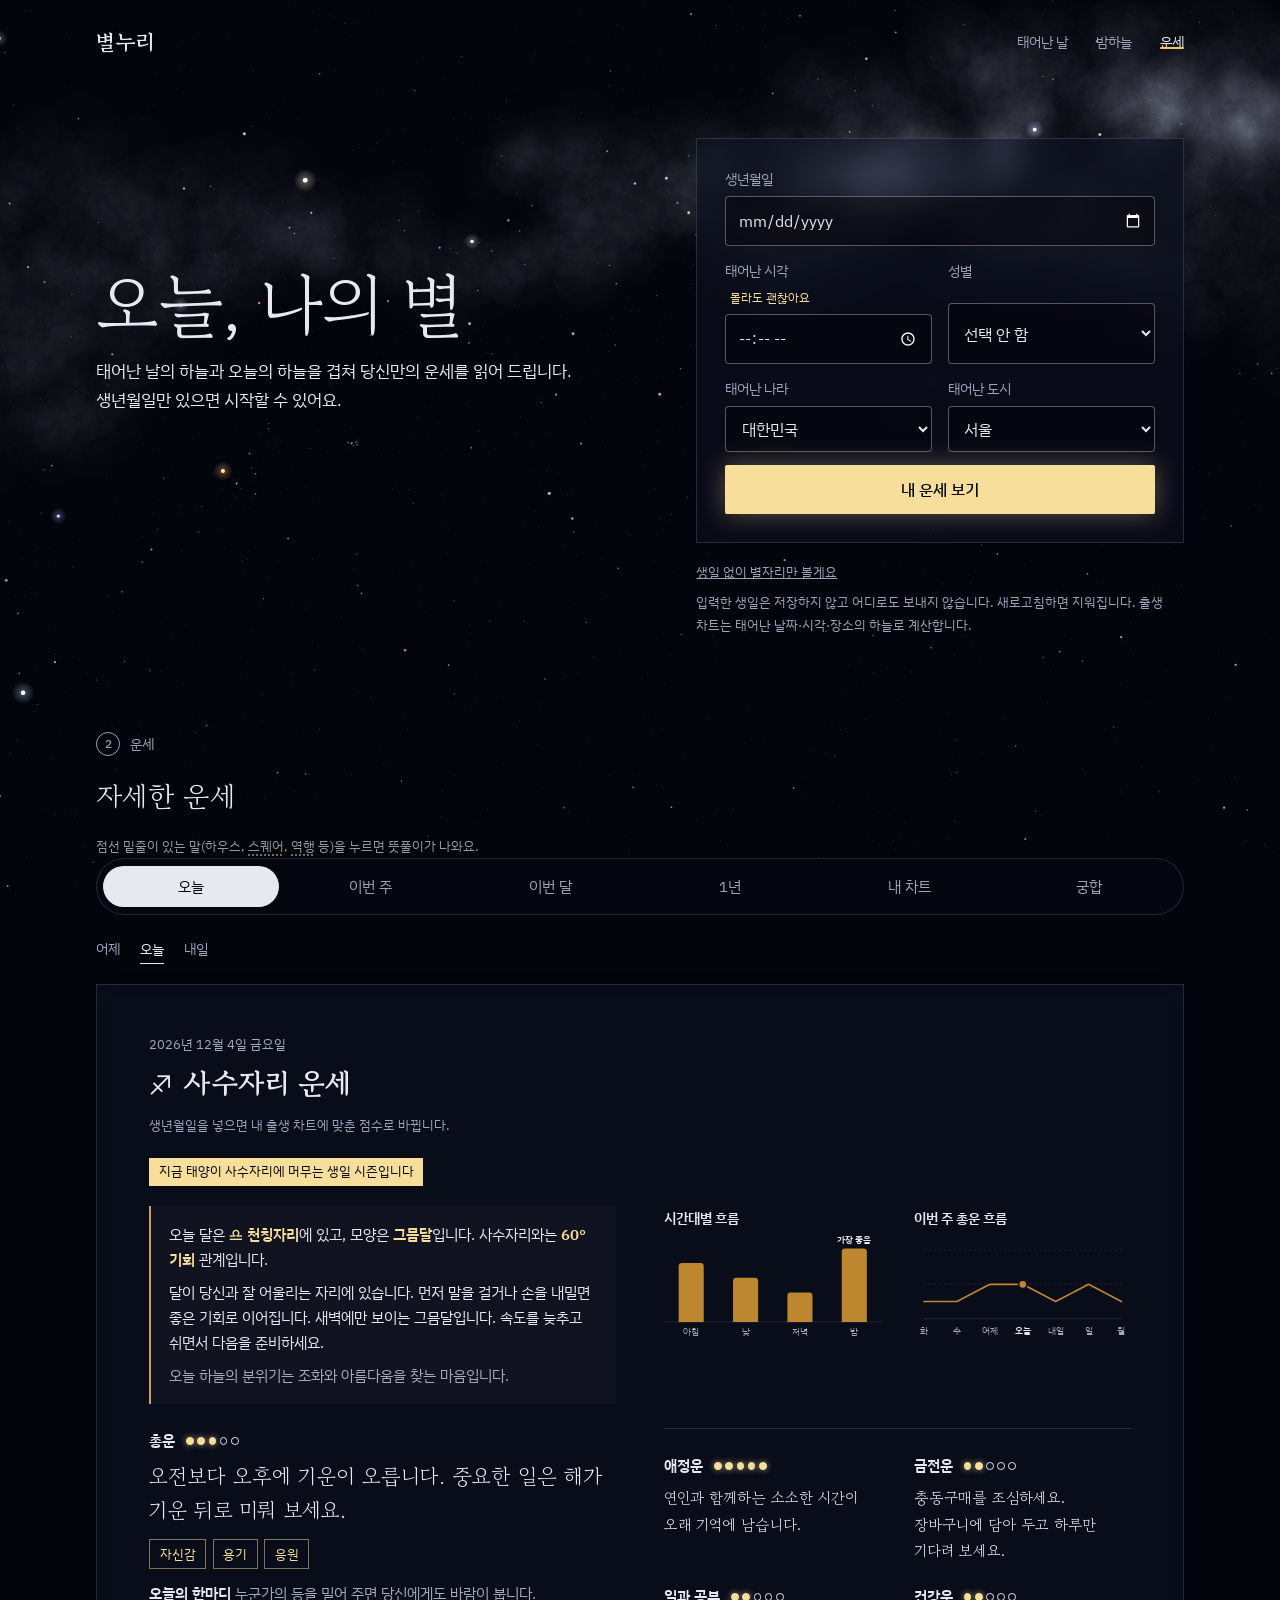
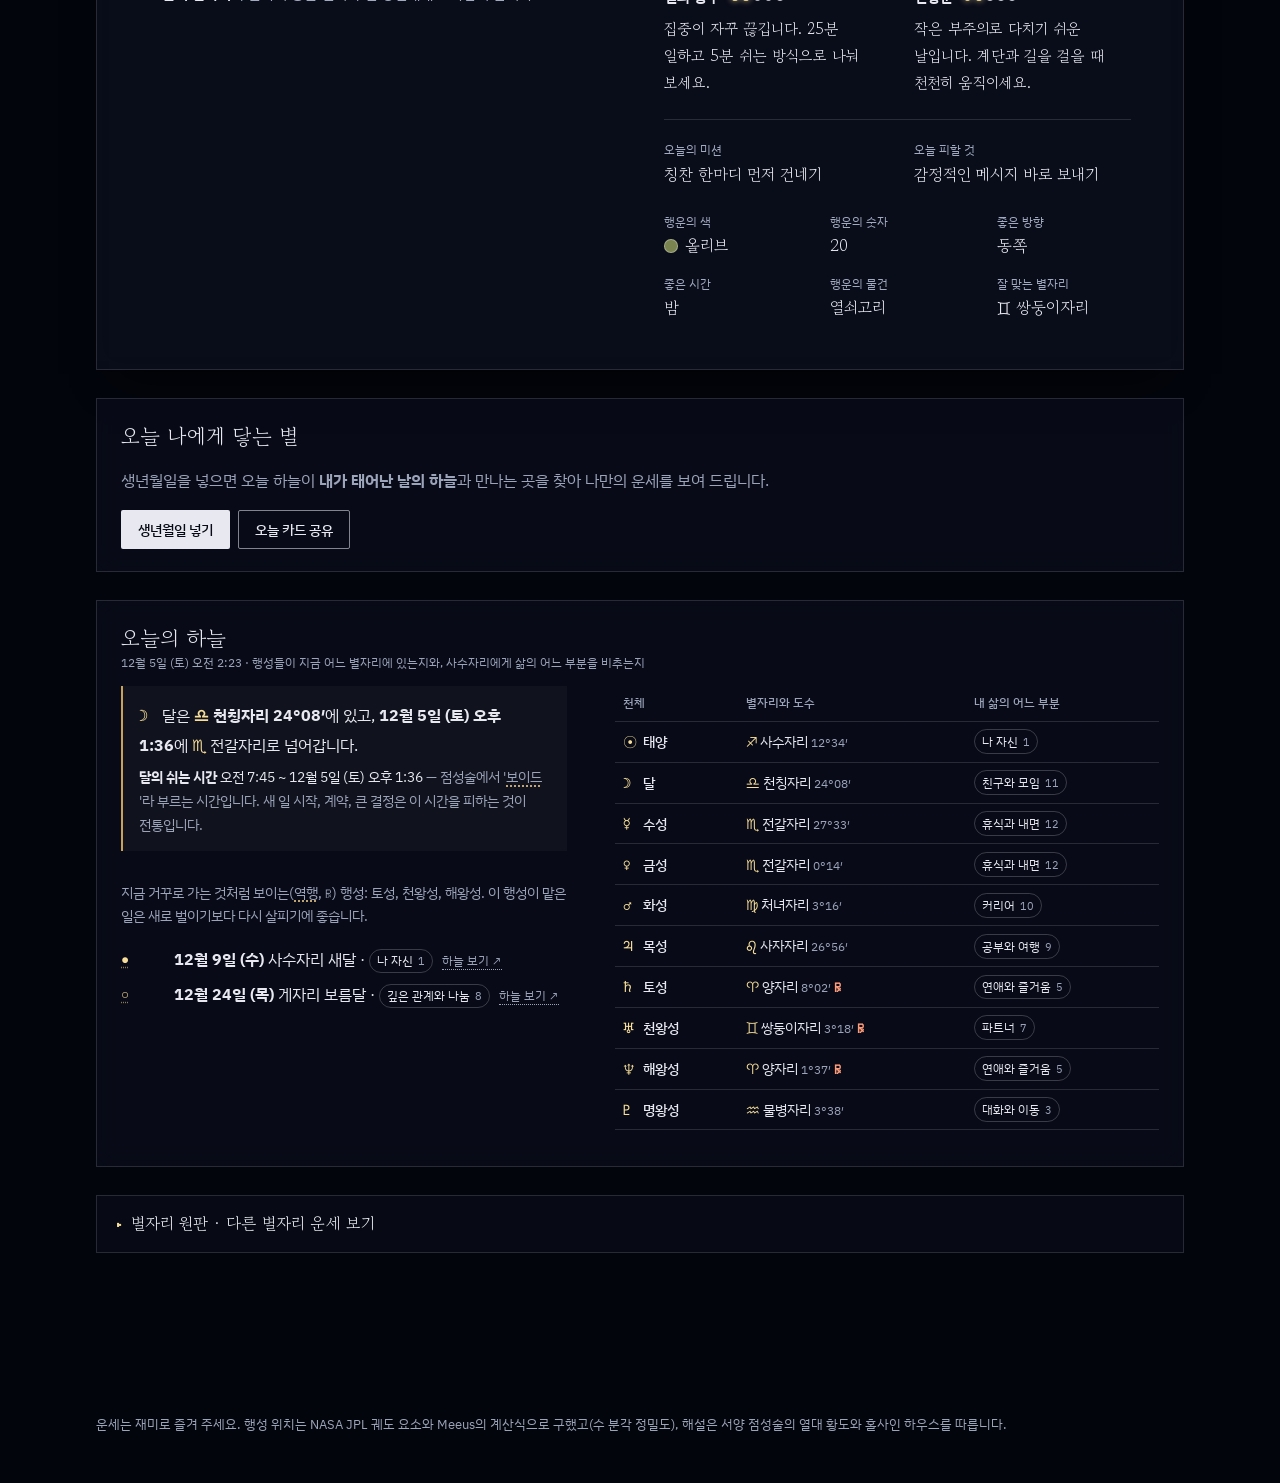
<file: zodiac.html>
<!doctype html>
<html lang="ko">
<head>
  <meta charset="utf-8">
  <meta name="viewport" content="width=device-width, initial-scale=1, viewport-fit=cover">
  <meta name="theme-color" content="#03050C">
  <title>오늘의 별자리 운세 — 별누리</title>
  <meta name="description" content="회전 성좌판으로 황도 12궁을 한눈에 보고, 내 별자리의 오늘 운세를 확인하세요.">
  <link rel="preconnect" href="https://fonts.googleapis.com">
  <link rel="preconnect" href="https://fonts.gstatic.com" crossorigin>
  <link href="https://fonts.googleapis.com/css2?family=Gowun+Batang:wght@400;700&family=IBM+Plex+Sans+KR:wght@400;500;600&display=swap" rel="stylesheet">
  <link href="https://fonts.googleapis.com/css2?family=Noto+Sans+Symbols&display=swap" rel="stylesheet">
  <link rel="stylesheet" href="css/style.css?v=202611180220">
</head>
<body>
  <canvas id="backdrop" aria-hidden="true"></canvas>
  <header class="site-head">
    <a class="brand" href="index.html">별누리</a>
    <nav class="rooms" aria-label="메뉴">
      <a href="index.html">태어난 날</a>
      <a href="index.html?go=sky">밤하늘</a>
      <a href="#reading" aria-current="page">운세</a>
    </nav>
  </header>

  <main>
    <section class="hero" id="hero" aria-labelledby="hero-title">
      <div class="hero-start" id="hero-start">
        <h1 class="show-title hero-title" id="hero-title">오늘, 나의 별</h1>
        <p class="show-text">태어난 날의 하늘과 오늘의 하늘을 겹쳐 당신만의 운세를 읽어 드립니다. 생년월일만 있으면 시작할 수 있어요.</p>
        <form class="start-form" id="start-form">
          <label class="sf-date">생년월일 <input type="date" id="start-date" required></label>
          <label>태어난 시각 <span class="opt">몰라도 괜찮아요</span><input type="time" id="start-time"></label>
          <label>성별 <select id="start-gender"><option value="">선택 안 함</option><option value="f">여자</option><option value="m">남자</option></select></label>
          <label>태어난 나라 <select id="start-country"></select></label>
          <label>태어난 도시 <select id="start-city"></select></label>
          <button type="submit" class="btn btn-star">내 운세 보기</button>
        </form>
        <p class="hero-skip"><button type="button" class="link-btn" id="skip-start">생일 없이 별자리만 볼게요</button></p>
        <p class="show-meta">입력한 생일은 저장하지 않고 어디로도 보내지 않습니다. 새로고침하면 지워집니다. 출생 차트는 태어난 날짜·시각·장소의 하늘로 계산합니다.</p>
      </div>
      <div class="hero-me" id="hero-me" hidden></div>
    </section>

    <section class="room room-reading" id="reading" aria-labelledby="reading-title">
      <p class="room-sign"><span class="room-no">2</span>운세</p>
      <h2 class="room-title" id="reading-title">자세한 운세</h2>
      <p class="term-hint">점선 밑줄이 있는 말(하우스, 스퀘어, 역행 등)을 누르면 뜻풀이가 나와요.</p>


      <div class="pro-tabs" role="tablist" aria-label="운세 종류">
        <button type="button" role="tab" class="pro-tab" data-tab="today" aria-selected="true">오늘</button>
        <button type="button" role="tab" class="pro-tab" data-tab="week" aria-selected="false">이번 주</button>
        <button type="button" role="tab" class="pro-tab" data-tab="month" aria-selected="false">이번 달</button>
        <button type="button" role="tab" class="pro-tab" data-tab="year" aria-selected="false">1년</button>
        <button type="button" role="tab" class="pro-tab" data-tab="chart" aria-selected="false">내 차트</button>
        <button type="button" role="tab" class="pro-tab" data-tab="compat" aria-selected="false">궁합</button>
      </div>
      <div class="pro-panel" data-panel="today">
        <div class="today-bar">
          <div class="basis" id="basis" hidden></div>
          <div class="reading-tools">
            <div class="day-tabs" role="group" aria-label="날짜 선택">
              <button type="button" class="day-tab" data-offset="-1">어제</button>
              <button type="button" class="day-tab" data-offset="0">오늘</button>
              <button type="button" class="day-tab" data-offset="1">내일</button>
            </div>
          </div>
        </div>
        <article class="sheet" id="reading-out" aria-live="polite"></article>
        <section class="pro-box" id="transits"></section>
        <section class="pro-box" id="sky-now"></section>
          <details class="plate-more" id="plate-more">
          <summary>별자리 원판 · 다른 별자리 운세 보기</summary>
          <div class="reading-plate">
            <div class="hang">
              <figure class="artwork">
                <div class="frame frame-round">
                  <canvas id="wheel" tabindex="0"
                    aria-label="황도 12궁 회전 성좌판. 좌우 화살표로 별자리를 옮기고, Home 키로 오늘 날짜로 돌아갑니다."></canvas>
                </div>
                <figcaption class="artwork-hint">원판을 끌어 돌리거나 별자리를 눌러 내 별자리를 고르세요. 위쪽 지침이 가리키는 별자리의 운세가 아래에 나옵니다.</figcaption>
              </figure>
    
              <aside class="label" aria-live="polite">
                <p class="label-kicker" id="plate-date"></p>
                <h2 class="label-title" id="plate-name"></h2>
                <p class="label-sub" id="plate-latin"></p>
                <dl class="label-facts">
                  <div><dt>기간</dt><dd id="plate-range"></dd></div>
                  <div><dt>원소</dt><dd id="plate-element"></dd></div>
                  <div><dt>수호성</dt><dd id="plate-planet"></dd></div>
                  <div><dt>키워드</dt><dd id="plate-keyword"></dd></div>
                </dl>
                <p class="label-body" id="plate-traits"></p>
                <p class="label-note" id="plate-myth"></p>
                <div class="label-actions">
                  <button type="button" class="btn btn-ink" id="plate-cta">이 별자리 운세 보기</button>
                  <a class="btn btn-line" id="plate-sky" href="index.html">밤하늘에서 찾기</a>
                  <button type="button" class="btn btn-line" id="plate-today" hidden>오늘 날짜로 돌리기</button>
                </div>
              </aside>
            </div>
          </div>
        </details>
      </div>
      <div class="pro-panel" data-panel="week" hidden><section class="pro-box" id="week-out"></section></div>
      <div class="pro-panel" data-panel="month" hidden><section class="pro-box" id="month-out"></section></div>
      <div class="pro-panel" data-panel="year" hidden><section class="pro-box" id="year-out"></section></div>
      <div class="pro-panel" data-panel="chart" hidden>
        <section class="chart-card" aria-labelledby="chart-title">
          <div class="chart-card-head">
            <h3 id="chart-title">내 별 지도</h3>
            <p>태어난 순간 태양, 달, 동쪽 지평선이 있던 별자리를 계산합니다. 시각을 모르면 상승궁은 비워 둡니다.</p>
          </div>
          <p class="chart-empty" id="chart-empty">생년월일을 입력하면 내 별 지도가 만들어져요. <button type="button" class="btn btn-ink" data-go-start>생년월일 넣기</button></p>
          <form class="chart-form" id="chart-form" hidden>
            <label>생년월일 <input type="date" id="birth-date" required></label>
            <label>태어난 시각 <input type="time" id="birth-time"></label>
            <label>성별 <select id="birth-gender"><option value="">선택 안 함</option><option value="f">여자</option><option value="m">남자</option></select></label>
            <label>태어난 나라 <select id="birth-country"></select></label>
            <label>태어난 도시 <select id="birth-city"></select></label>
            <button type="submit" class="btn btn-ink">별 지도 만들기</button>
          </form>
          <div class="chart-result" id="chart-result" hidden></div>
        </section>
        </div>
      <div class="pro-panel" data-panel="compat" hidden>
        <section class="compat" aria-labelledby="compat-title">
          <h3 id="compat-title">별자리 궁합</h3>
          <p class="cards-intro">두 사람이 태어난 순간의 하늘을 겹쳐, 행성끼리 이루는 각도(시너스트리)로 끌림·대화·정서·책임·성장을 봅니다. 시각을 알면 상승점까지 봅니다.</p>
          <form class="chart-form" id="compat-form">
            <label>나의 생일 <input type="date" id="compat-me" required></label>
            <label>나의 태어난 시각 <input type="time" id="compat-me-time"></label>
            <label>나의 태어난 나라 <select id="compat-me-country"></select></label>
            <label>나의 태어난 도시 <select id="compat-me-city"></select></label>
            <label>상대의 생일 <input type="date" id="compat-you" required></label>
            <label>상대의 태어난 시각 <input type="time" id="compat-you-time"></label>
            <label>상대의 태어난 나라 <select id="compat-you-country"></select></label>
            <label>상대의 태어난 도시 <select id="compat-you-city"></select></label>
            <button type="submit" class="btn btn-ink">궁합 보기</button>
          </form>
          <div class="compat-out" id="compat-out" hidden aria-live="polite"></div>
        </section>
        </div>
    </section>
  </main>

  <footer class="site-foot">
    <p>운세는 재미로 즐겨 주세요. 행성 위치는 NASA JPL 궤도 요소와 Meeus의 계산식으로 구했고(수 분각 정밀도), 해설은 서양 점성술의 열대 황도와 홀사인 하우스를 따릅니다.</p>
  </footer>

  <script src="js/data.js?v=202611180220"></script>
  <script src="js/sky-data.js?v=202611180220"></script>
  <script src="js/sky-ko.js?v=202611180220"></script>
  <script src="js/astro.js?v=202611180220"></script>
  <script src="js/milkyway-data.js?v=202611180220"></script>
  <script src="js/milkyway.js?v=202611180220"></script>
  <script src="js/wheel.js?v=202611180220"></script>
  <script src="js/astrology.js?v=202611180220"></script>
  <script src="js/fortune.js?v=202611180220"></script>
  <script src="js/places-data.js?v=202611180220"></script>
  <script src="js/places.js?v=202611180220"></script>
  <script src="js/ephemeris.js?v=202611180220"></script>
  <script src="js/astro-text.js?v=202611180220"></script>
  <script src="js/charts.js?v=202611180220"></script>
  <script src="js/share.js?v=202611180220"></script>
  <script src="js/stars-data.js?v=202611180220"></script>
  <script src="js/pro.js?v=202611180220"></script>
  <script src="js/main.js?v=202611180220"></script>
  <script src="js/backdrop.js?v=202611180220"></script>
  <script src="js/glossary.js?v=202611180220"></script>
</body>
</html>
</file>
<file: css/style.css>
/* 별누리 — 우주 속 전시장
 * 벽 대신 실제 밤하늘(배경 캔버스)이 있고, 작품은 얇은 액자에 걸려 떠 있다. 설명판은 반투명 유리.
 */
:root {
  --wall: #070B18;
  --wall-deep: #03050C;
  --wall-ink: #E8E9F0;
  --wall-muted: #9CA4BA;
  --frame: #0B0E17;
  --mat: #060912;
  --paper: rgba(14, 18, 34, 0.62);
  --solid: #E8E9F0;
  --on-solid: #070A14;
  --ink: #E8E9F0;
  --ink-muted: #A3AAC0;
  --hair: rgba(232, 233, 240, 0.14);
  --brass: #C8A15A;
  --brass-light: #F7DE9A;

  --serif: "Gowun Batang", "Noto Sans Symbols", "Nanum Myeongjo", serif;
  --sans: "IBM Plex Sans KR", "Noto Sans Symbols", "Apple SD Gothic Neo", "Malgun Gothic", sans-serif;
  --glyph: "Noto Sans Symbols", "Segoe UI Symbol", "Apple Symbols", sans-serif;

  --step--1: 0.8125rem;
  --step-0: 1rem;
  --step-1: 1.333rem;
  --step-2: 1.777rem;
  --step-3: clamp(2.6rem, 7vw, 5.6rem);

  --gutter: clamp(1.25rem, 5vw, 4.5rem);
}

* { box-sizing: border-box; }
html { scroll-padding-top: 2rem; background: var(--wall-deep); overflow-x: hidden; }
body {
  margin: 0;
  background: transparent;
  color: var(--wall-ink);
  font-family: var(--sans);
  font-size: var(--step-0);
  line-height: 1.7;
  word-break: keep-all;
  min-height: 100vh;
}
a { color: inherit; }
 #backdrop { position: fixed; inset: 0; width: 100%; height: 100%; z-index: -2; pointer-events: none; }
:focus-visible { outline: 2px solid var(--brass-light); outline-offset: 3px; }

/* ---------- 안내판 ---------- */
.site-head {
  display: flex; justify-content: space-between; align-items: center; flex-wrap: wrap; gap: 1rem;
  padding: 1.5rem var(--gutter);
}
.brand { font-family: var(--serif); font-weight: 700; font-size: var(--step-1); text-decoration: none; letter-spacing: 0.02em; }
.rooms { display: flex; gap: 1.75rem; font-size: 0.9rem; }
.rooms a { display: inline-flex; align-items: center; gap: 0.5rem; text-decoration: none; color: var(--wall-muted); }
.rooms a:hover, .rooms a[aria-current="page"] { color: var(--wall-ink); }
.room-no {
  display: inline-grid; place-items: center;
  width: 1.5rem; height: 1.5rem; border-radius: 50%;
  border: 1px solid currentColor; font-size: 0.75rem; font-weight: 500;
}

/* ---------- 입구 벽글 ---------- */
.entrance { padding: clamp(3rem, 10vh, 7rem) var(--gutter) clamp(3rem, 8vh, 5rem); max-width: 60rem; }
.show-title {
  margin: 0;
  font-family: var(--serif); font-weight: 400;
  font-size: var(--step-3); line-height: 1.05; letter-spacing: -0.035em;
}
.show-text { margin: 1.75rem 0 0; max-width: 36rem; font-size: 1.05rem; color: var(--wall-ink); }
.show-meta { margin: 1rem 0 0; color: var(--wall-muted); font-size: var(--step--1); }

/* ---------- 전시실 ---------- */
.room {
  position: relative;
  padding: 3.5rem var(--gutter) 6rem;
}
.room + .room { border-top: 1px solid rgba(232, 233, 240, 0.08); }
.room-sign {
  display: flex; align-items: center; gap: 0.6rem;
  margin: 0 0 2.5rem; font-size: 0.9rem; color: var(--wall-muted);
}

.hang {
  display: grid;
  grid-template-columns: minmax(0, auto) minmax(17rem, 25rem);
  gap: clamp(2rem, 5vw, 5rem);
  align-items: end;
  justify-content: start;
  max-width: 82rem;
}

/* 액자: 검은 테 + 미색 매트. 작품 뒤 벽에 핀 조명이 맺힌다 */
.artwork, .picker { position: relative; isolation: isolate; margin: 0; }
.picker::before {
  content: ""; position: absolute; z-index: -1; pointer-events: none;
  inset: -7rem -9rem -3rem;
  background: radial-gradient(ellipse 55% 60% at 50% 22%, rgba(150, 170, 255, 0.07), rgba(150, 170, 255, 0) 72%);
}
.frame {
  position: relative;
  background: var(--mat);
  padding: clamp(0.9rem, 3.2vw, 3rem);
  border: clamp(6px, 0.8vw, 11px) solid var(--frame);
  box-shadow:
    0 0 0 1px rgba(232, 233, 240, 0.16),
    inset 0 0 0 1px rgba(232, 233, 240, 0.06),
    0 40px 80px -30px rgba(0, 0, 0, 0.9);
}
#wheel {
  display: block;
  width: min(72vw, calc(100vh - 14rem), 44rem);
  aspect-ratio: 1;
  cursor: grab; touch-action: none; border-radius: 50%;
}
#wheel.is-dragging { cursor: grabbing; }
.artwork-hint { margin-top: 1.1rem; max-width: 34rem; color: var(--wall-muted); font-size: var(--step--1); }

/* 작품 설명판 */
.label, .sheet {
  -webkit-backdrop-filter: blur(14px) saturate(1.2);
  backdrop-filter: blur(14px) saturate(1.2);
  border: 1px solid var(--hair);
}
.label {
  background: var(--paper);
  color: var(--ink);
  padding: 1.6rem 1.75rem 1.75rem;
  box-shadow: 0 1px 2px rgba(0, 0, 0, 0.3), 0 8px 18px -8px rgba(0, 0, 0, 0.45);
}
.label-kicker { margin: 0; font-size: var(--step--1); color: var(--ink-muted); }
.label-title { margin: 0.2rem 0 0; font-family: var(--serif); font-weight: 700; font-size: var(--step-2); line-height: 1.2; }
.label-title-small { font-size: var(--step-1); }
.label-sub { margin: 0.1rem 0 1.1rem; font-family: var(--serif); font-style: italic; color: var(--ink-muted); }
.label-facts {
  display: grid; grid-template-columns: repeat(2, minmax(0, 1fr)); gap: 0.6rem 1.25rem;
  margin: 0 0 1.1rem; padding: 0.9rem 0; border-block: 1px solid var(--hair);
  font-size: 0.9rem;
}
.label-facts dt { font-size: 0.75rem; color: var(--ink-muted); }
.label-facts dd { margin: 0; }
.label-body { margin: 0 0 0.8rem; font-family: var(--serif); font-size: 0.98rem; line-height: 1.8; }
.label-note { margin: 0 0 1.25rem; font-size: 0.85rem; color: var(--ink-muted); }
.label-actions { display: flex; flex-wrap: wrap; gap: 0.5rem; }

/* 버튼 */
.btn {
  display: inline-flex; align-items: center; justify-content: center;
  font-family: var(--sans); font-size: 0.875rem; font-weight: 500;
  padding: 0.55rem 1rem; border-radius: 2px; cursor: pointer;
  text-decoration: none; border: 1px solid transparent; line-height: 1.4;
}
.btn[hidden] { display: none; }
.btn-ink { background: var(--solid); color: var(--on-solid); }
.btn-ink:hover { background: #FFFFFF; }
.btn-line { background: transparent; color: var(--ink); border-color: rgba(232, 233, 240, 0.55); }
.btn-line:hover { background: rgba(255, 255, 255, 0.06); }
.btn-light { background: var(--solid); color: var(--on-solid); }
.btn-light:hover { background: #FFFFFF; }
.btn-ghost { background: transparent; color: var(--wall-ink); border-color: rgba(228, 224, 214, 0.45); }
.btn-ghost:hover { border-color: var(--wall-ink); }

/* ---------- 3 운세: 살롱 걸기 ---------- */
.reading-intro { max-width: 40rem; margin-bottom: 2.5rem; }
.reading-intro h2 { margin: 0; font-family: var(--serif); font-weight: 400; font-size: var(--step-2); letter-spacing: -0.02em; }
.reading-intro p { margin: 0.6rem 0 0; color: var(--wall-muted); }

.picker {
  display: grid; grid-template-columns: repeat(6, minmax(0, 1fr));
  gap: 2rem 1.5rem; max-width: 64rem; margin-bottom: 2.75rem;
}
.pick {
  display: grid; justify-items: start; gap: 0.15rem;
  padding: 0; background: none; border: 0; cursor: pointer;
  color: var(--wall-ink); font-family: var(--sans); text-align: left;
}
.pick-frame {
  display: grid; place-items: center; width: 100%; aspect-ratio: 4 / 5; margin-bottom: 0.6rem;
  background: var(--mat);
  border: 5px solid var(--frame);
  box-shadow: 0 0 0 1px rgba(232, 233, 240, 0.14), 0 14px 22px -12px rgba(0, 0, 0, 0.8);
  transition: box-shadow 0.25s ease;
}
.pick-glyph {
  display: grid; place-items: center; width: 62%; aspect-ratio: 1; border-radius: 50%;
  background: radial-gradient(circle at 50% 45%, #1B2547 0%, #0A0F22 70%);
  box-shadow: 0 0 24px rgba(120, 140, 220, 0.18);
  color: var(--brass-light);
  font-family: var(--glyph); font-size: clamp(1.4rem, 3vw, 2.2rem);
}
.pick-name { font-family: var(--serif); font-size: 0.98rem; }
.pick-range { font-size: 0.7rem; color: var(--wall-muted); }
@media (hover: hover) { .pick:hover .pick-frame { box-shadow: inset 0 0 0 1px rgba(0, 0, 0, 0.06), 0 0 0 1px rgba(228, 224, 214, 0.5), 0 14px 22px -12px rgba(0, 0, 0, 0.7); } }
.pick[aria-checked="true"] .pick-frame {
  box-shadow: inset 0 0 0 1px rgba(0, 0, 0, 0.06), 0 0 0 2px var(--brass), 0 0 46px 6px rgba(255, 236, 200, 0.22);
}
.pick[aria-checked="true"] .pick-name { color: var(--brass-light); }

.reading-tools { display: flex; flex-wrap: wrap; align-items: center; gap: 1.25rem 2.5rem; margin-bottom: 2.75rem; }
.finder { display: flex; flex-wrap: wrap; align-items: center; gap: 0.5rem 0.9rem; font-size: 0.9rem; }
input[type="date"], select {
  font: inherit; font-size: 0.9rem; color: var(--wall-ink); color-scheme: dark;
  background: rgba(0, 0, 0, 0.22); border: 1px solid rgba(228, 224, 214, 0.35);
  border-radius: 2px; padding: 0.45rem 0.65rem;
}
.finder-result { margin: 0; color: var(--brass-light); }

.day-tabs { display: inline-flex; gap: 1.25rem; }
.day-tab {
  font-family: var(--sans); font-size: 0.9rem; background: none; border: 0; cursor: pointer;
  color: var(--wall-muted); padding: 0.3rem 0; border-bottom: 1px solid transparent;
}
.day-tab[aria-pressed="true"] { color: var(--wall-ink); border-bottom-color: var(--wall-ink); }

/* 운세 해설지 */
.sheet {
  max-width: 46rem;
  background: var(--paper); color: var(--ink);
  padding: clamp(1.75rem, 4vw, 3rem) clamp(1.5rem, 4.5vw, 3.25rem);
  box-shadow: 0 1px 2px rgba(0, 0, 0, 0.3), 0 26px 40px -22px rgba(0, 0, 0, 0.7);
}
.r-date { margin: 0; font-size: var(--step--1); color: var(--ink-muted); }
.r-sign { margin: 0.15rem 0 1.5rem; font-family: var(--serif); font-size: var(--step-2); font-weight: 700; }
.r-sign span { font-family: var(--glyph); font-weight: 400; margin-right: 0.15em; }
.sheet h4 { display: flex; align-items: center; gap: 0.7rem; margin: 0 0 0.35rem; font-size: 0.95rem; font-weight: 600; }
.r-overall { padding-bottom: 1.5rem; }
.r-overall p:first-of-type { font-family: var(--serif); font-size: var(--step-1); line-height: 1.6; margin: 0.25rem 0 0.75rem; }
.r-advice { margin: 0; color: var(--ink-muted); font-size: 0.92rem; }
.r-advice::before { content: "오늘의 한마디  "; color: var(--ink); font-weight: 600; }
.r-cats {
  display: grid; grid-template-columns: repeat(3, minmax(0, 1fr)); gap: 1.25rem 2rem;
  padding: 1.5rem 0; border-block: 1px solid var(--hair);
}
.r-cat p { margin: 0; font-family: var(--serif); font-size: 0.95rem; line-height: 1.75; }
.marks { display: inline-flex; gap: 0.22rem; }
.mark { width: 0.48rem; height: 0.48rem; border-radius: 50%; border: 1px solid var(--ink); }
.mark.on { background: var(--brass-light); border-color: var(--brass-light); box-shadow: 0 0 6px rgba(247, 222, 154, 0.6); }
.r-lucky { display: grid; grid-template-columns: repeat(3, minmax(0, 1fr)); gap: 0.9rem 2rem; margin: 1.5rem 0 0; }
.r-lucky dt { font-size: 0.75rem; color: var(--ink-muted); }
.r-lucky dd { margin: 0; display: flex; align-items: center; gap: 0.45rem; font-family: var(--serif); }
.swatch { width: 0.85rem; height: 0.85rem; border-radius: 50%; border: 1px solid rgba(255, 255, 255, 0.3); }

/* ---------- 2 밤하늘: 화면을 채우는 무대 ---------- */
.page-sky { background: #02030A; }
.page-sky .site-head { position: absolute; inset: 0 0 auto 0; z-index: 5; pointer-events: none; }
.page-sky .site-head a { pointer-events: auto; }
.room-sky { position: relative; display: block; }
.stage {
  position: relative; height: 100vh; height: 100dvh; min-height: 30rem;
  overflow: hidden; background: #02030A;
}
.stage-view { position: absolute; inset: 0; }
.stage-view[hidden] { display: none; }
.stage-view .gl, .stage-view .gl-overlay { position: absolute; inset: 0; width: 100%; height: 100%; display: block; }
.stage-view .gl-overlay { touch-action: none; cursor: move; }
.stage-dome { display: grid; place-items: center; padding: 5rem 1rem 4rem; }
#dome { width: min(100%, calc(100dvh - 9rem)); aspect-ratio: 1; touch-action: none; cursor: crosshair; }

.view-tabs {
  position: absolute; z-index: 4; top: 5.2rem; left: var(--gutter);
  display: inline-flex; padding: 0.25rem; gap: 0.25rem;
  background: rgba(10, 14, 28, 0.55); border: 1px solid var(--hair);
  -webkit-backdrop-filter: blur(10px); backdrop-filter: blur(10px);
}
.view-tab {
  font-family: var(--sans); font-size: 0.85rem; padding: 0.4rem 0.85rem; cursor: pointer; white-space: nowrap;
  background: none; border: 0; color: var(--wall-muted);
}
.view-tab[aria-selected="true"] { background: var(--solid); color: var(--on-solid); }

.compass, .zoom {
  position: absolute; z-index: 4; bottom: 1.25rem; display: flex; gap: 0.3rem;
}
.compass, .space-pad { left: var(--gutter); }
.space-pad { position: absolute; z-index: 4; bottom: 1.25rem; display: flex; gap: 0.3rem; flex-wrap: wrap; max-width: calc(100% - 9rem); }
.space-pad[hidden] { display: none; }
.space-pad button {
  min-width: 2.25rem; height: 2.25rem; padding: 0 0.6rem; cursor: pointer;
  font-family: var(--sans); font-size: 0.85rem; color: var(--wall-ink);
  background: rgba(10, 14, 28, 0.55); border: 1px solid var(--hair);
  -webkit-backdrop-filter: blur(10px); backdrop-filter: blur(10px);
}
.space-pad button:hover { border-color: var(--wall-ink); }
.space-pad button[aria-pressed="true"] { background: var(--solid); color: var(--on-solid); }
.compass[hidden] { display: none; }
.zoom { right: calc(var(--console-w) + 2 * var(--gutter)); }
.compass button, .zoom button {
  min-width: 2.25rem; height: 2.25rem; padding: 0 0.6rem; cursor: pointer;
  font-family: var(--sans); font-size: 0.85rem; color: var(--wall-ink);
  background: rgba(10, 14, 28, 0.55); border: 1px solid var(--hair);
  -webkit-backdrop-filter: blur(10px); backdrop-filter: blur(10px);
}
.zoom button { font-size: 1.1rem; }
.compass button:hover, .zoom button:hover { border-color: var(--wall-ink); }

.stage-tip {
  position: absolute; z-index: 6; transform: translate(-50%, -160%);
  pointer-events: none; white-space: nowrap;
  background: rgba(10, 14, 28, 0.8); color: var(--wall-ink); border: 1px solid var(--hair);
  font-size: 0.8rem; padding: 0.25rem 0.6rem;
}
.stage-tip[hidden] { display: none; }
.stage-toast {
  position: absolute; z-index: 6; left: 50%; top: 9rem; transform: translate(-50%, -0.4rem);
  margin: 0; max-width: min(90%, 34rem); text-align: center;
  background: var(--solid); color: var(--on-solid); font-size: 0.88rem; padding: 0.55rem 1rem;
  opacity: 0; transition: opacity 0.25s ease, transform 0.25s ease; pointer-events: none;
}
.stage-toast.is-on { opacity: 1; transform: translate(-50%, 0); }
.stage-help {
  position: absolute; z-index: 3; bottom: 4.4rem; left: var(--gutter); margin: 0; max-width: 30rem;
  font-size: 0.8rem; color: var(--wall-muted); pointer-events: none;
  text-shadow: 0 1px 6px #000;
}

:root { --console-w: 24rem; }
.console {
  position: absolute; z-index: 4; top: 5.2rem; right: var(--gutter); bottom: 1.25rem;
  width: var(--console-w); overflow-y: auto; overscroll-behavior: contain;
  display: grid; align-content: start; gap: 1.25rem;
  padding: 1.5rem 1.5rem 1.75rem;
  background: rgba(10, 14, 28, 0.6); border: 1px solid var(--hair);
  -webkit-backdrop-filter: blur(16px) saturate(1.2); backdrop-filter: blur(16px) saturate(1.2);
  scrollbar-width: thin; scrollbar-color: rgba(232,233,240,0.25) transparent;
}
.console .room-sign { margin: 0; }
.console-title { margin: 0; font-family: var(--serif); font-weight: 400; font-size: var(--step-2); line-height: 1.2; letter-spacing: -0.02em; }
.btn-star {
  justify-self: start; padding: 0.7rem 1.1rem; font-size: 0.95rem;
  background: var(--brass-light); color: var(--on-solid); border: 0;
  box-shadow: 0 0 26px rgba(247, 222, 154, 0.35);
}
.btn-star:hover { background: #FFF0C4; }
.console-summary { margin: 0; color: var(--wall-muted); font-size: 0.9rem; }
.console .label { padding: 1.25rem 1.25rem 1.4rem; background: rgba(255, 255, 255, 0.04); }
.console-credit { margin: 0; font-size: 0.72rem; color: var(--wall-muted); }
.controls { display: grid; grid-template-columns: 1fr 1fr; gap: 0.9rem 1rem; }
.field { display: grid; gap: 0.35rem; font-size: 0.82rem; color: var(--wall-muted); min-width: 0; }
.field-wide { grid-column: 1 / -1; }
.field select, .field input[type="date"] { width: 100%; }
.field label output { color: var(--wall-ink); margin-left: 0.4rem; font-weight: 500; }
.field-row { display: flex; gap: 0.5rem; align-items: center; }
.field-row input[type="range"], .field > input[type="range"] { flex: 1; width: 100%; accent-color: var(--brass-light); }
.range-ticks { display: flex; justify-content: space-between; font-size: 0.7rem; color: var(--wall-muted); padding-right: 4rem; }

.mode-tabs { display: flex; gap: 1.5rem; border-bottom: 1px solid var(--hair); }
.mode-tab {
  background: none; border: 0; cursor: pointer; font-family: var(--serif); font-size: 1.05rem;
  color: var(--wall-muted); padding: 0.4rem 0 0.6rem; margin-bottom: -1px; border-bottom: 1px solid transparent;
}
.mode-tab[aria-selected="true"] { color: var(--wall-ink); border-bottom-color: var(--wall-ink); }
.mode-panel { display: grid; gap: 0.9rem; }
.mode-panel[hidden] { display: none; }
.toggles { display: flex; gap: 1.25rem; font-size: 0.9rem; }
.toggles input { accent-color: var(--brass-light); }
.panel-heading { margin: 0.25rem 0 0; font-size: 0.82rem; font-weight: 500; color: var(--wall-muted); }
.chips { display: flex; flex-wrap: wrap; gap: 0.35rem; font-size: 0.85rem; color: var(--wall-muted); }
.chip {
  font-family: var(--serif); font-size: 0.86rem; cursor: pointer;
  background: none; color: var(--wall-ink); border: 1px solid rgba(232, 233, 240, 0.25);
  padding: 0.18rem 0.55rem;
}
.chip:hover { border-color: var(--wall-ink); }
.chip.is-on { background: var(--solid); color: var(--on-solid); border-color: var(--solid); }
.discover-intro { margin: 0; font-size: 0.9rem; }
.progress { display: grid; gap: 0.4rem; }
.progress-bar { height: 3px; background: rgba(232, 233, 240, 0.15); }
.progress-bar span { display: block; height: 100%; width: 0; background: var(--brass-light); box-shadow: 0 0 10px var(--brass-light); transition: width 0.4s ease; }
.progress p { margin: 0; font-size: 0.85rem; color: var(--wall-muted); }
.discover-actions { display: flex; gap: 0.5rem; }
.hint-text { margin: 0; font-size: 0.9rem; color: var(--brass-light); }
.hint-text:empty { display: none; }
.detail[hidden] { display: none; }
.label-note:empty, .label-body:empty, .label-sub:empty { display: none; }
.search { display: flex; gap: 0.5rem; }
.search input {
  flex: 1; min-width: 0; font: inherit; font-size: 0.9rem; color: var(--wall-ink);
  background: rgba(0, 0, 0, 0.25); border: 1px solid rgba(232, 233, 240, 0.35); border-radius: 2px; padding: 0.5rem 0.7rem;
}
.search input::placeholder { color: var(--wall-muted); }
.star-detail { border-color: rgba(247, 222, 154, 0.4); }

/* ---------- 바닥글 ---------- */
.site-foot { padding: 2.5rem var(--gutter) 3rem; color: var(--wall-muted); font-size: var(--step--1); }
.site-foot p { margin: 0; }

/* ---------- 반응형 ---------- */
@media (max-width: 1100px) {
  .stage { height: 78vh; height: 78dvh; }
  .console { position: static; width: auto; margin: 0; border-left: 0; border-right: 0; overflow: visible; }
  .zoom { right: var(--gutter); }
  .stage-help { bottom: 4.2rem; }
}
@media (max-width: 900px) {
  .hang { grid-template-columns: 1fr; }
  #wheel { width: min(calc(100vw - 2 * var(--gutter) - 4rem), 36rem); }
  .picker { grid-template-columns: repeat(4, minmax(0, 1fr)); }
  .r-cats { grid-template-columns: 1fr; }
  .r-lucky { grid-template-columns: repeat(2, minmax(0, 1fr)); }
}
@media (max-width: 520px) {
  .picker { grid-template-columns: repeat(3, minmax(0, 1fr)); gap: 1.5rem 1rem; }
  .rooms { gap: 1rem; font-size: 0.85rem; }
  .controls { grid-template-columns: 1fr; }
  .frame { padding: 0.75rem; }
  #wheel { width: calc(100vw - 2 * var(--gutter) - 1.5rem - 12px); }
  .view-tabs { top: 4.6rem; left: 50%; transform: translateX(-50%); }
  .view-tab { padding: 0.35rem 0.6rem; font-size: 0.8rem; }
  .compass button { min-width: 2rem; padding: 0 0.4rem; font-size: 0.8rem; }
  .stage-help { display: none; }
}
@media (prefers-reduced-motion: reduce) {
  .pick-frame, .stage-toast, .progress-bar span { transition: none; }
}

/* ---------- 3 운세 확장: 별 지도, 하늘, 차트, 별 카드, 궁합 ---------- */
.sr-only { position: absolute; width: 1px; height: 1px; overflow: hidden; clip: rect(0 0 0 0); white-space: nowrap; }
.chart-card, .cards, .compat { max-width: 64rem; margin-bottom: 2.75rem; }
.sheet + .chart-card { margin-top: 2.75rem; }
.chart-card {
  padding: 1.5rem 1.75rem; border: 1px solid var(--hair); background: rgba(14, 18, 34, 0.5);
  -webkit-backdrop-filter: blur(12px); backdrop-filter: blur(12px);
}
.chart-card-head h3, .cards h3, .compat h3 { margin: 0; font-family: var(--serif); font-weight: 400; font-size: var(--step-1); }
.chart-card-head p, .cards-intro { margin: 0.35rem 0 1.1rem; color: var(--wall-muted); font-size: 0.9rem; }
.chart-form { display: flex; flex-wrap: wrap; align-items: end; gap: 0.75rem 1rem; font-size: 0.82rem; color: var(--wall-muted); }
.chart-form label { display: grid; gap: 0.3rem; }
input[type="time"] {
  font: inherit; font-size: 0.9rem; color: var(--wall-ink); color-scheme: dark;
  background: rgba(0, 0, 0, 0.22); border: 1px solid rgba(232, 233, 240, 0.35); border-radius: 2px; padding: 0.45rem 0.65rem;
}
.chart-result { margin-top: 1.4rem; }
.chart-who { margin: 0 0 0.75rem; font-size: 0.85rem; color: var(--wall-muted); }
.chart-tiles { display: grid; grid-template-columns: repeat(3, minmax(0, 1fr)); gap: 1rem; }
.chart-tile { padding: 1rem 1.1rem; border-top: 1px solid var(--brass); }
.chart-tile p { margin: 0; }
.chart-tile-title { font-size: 0.78rem; color: var(--wall-muted); }
.chart-tile-sign { font-family: var(--serif); font-size: var(--step-1); margin: 0.2rem 0 0.25rem !important; }
.chart-tile-sub { font-size: 0.85rem; color: var(--wall-ink); }
.link-btn { margin-top: 0.75rem; background: none; border: 0; padding: 0; color: var(--wall-muted); font: inherit; font-size: 0.8rem; text-decoration: underline; cursor: pointer; }

.sheet { position: relative; }
.r-badge { display: inline-block; margin: -0.75rem 0 1.25rem; padding: 0.2rem 0.6rem; font-size: 0.8rem; color: var(--on-solid); background: var(--brass-light); }
.r-sky { margin: 0 0 1.5rem; padding: 1rem 1.1rem; border-left: 2px solid var(--brass); background: rgba(255, 255, 255, 0.03); }
.r-sky p { margin: 0 0 0.5rem; font-size: 0.92rem; }
.r-sky p:last-child { margin-bottom: 0; }
.r-sky strong { font-weight: 600; color: var(--brass-light); }
.r-mood { color: var(--ink-muted); }
.r-keywords { display: flex; flex-wrap: wrap; gap: 0.4rem; list-style: none; padding: 0; margin: 0 0 0.75rem; }
.r-keywords li { font-size: 0.82rem; padding: 0.15rem 0.6rem; border: 1px solid rgba(247, 222, 154, 0.5); color: var(--brass-light); }
.r-charts { display: grid; grid-template-columns: repeat(2, minmax(0, 1fr)); gap: 1.5rem 2rem; padding: 1.25rem 0; border-top: 1px solid var(--hair); }
.r-charts figure { margin: 0; }
.r-charts figcaption { font-size: 0.85rem; font-weight: 600; margin-bottom: 0.4rem; }
.mini-chart { width: 100%; max-width: 22rem; height: auto; display: block; overflow: visible; }
.mini-chart .ct { font: 11px var(--sans); fill: #A3AAC0; }
.mini-chart .ct-strong { font: 600 11px var(--sans); fill: #E8E9F0; }
.mini-chart .crosshair { opacity: 0; }
.mini-chart .hit.is-hover .crosshair { opacity: 1; }
.mini-chart .hit.is-hover path { filter: brightness(1.2); }
.chart-tip {
  position: absolute; z-index: 5; transform: translate(-50%, calc(-100% - 12px)); pointer-events: none; white-space: nowrap;
  background: rgba(8, 11, 22, 0.92); color: var(--wall-ink); border: 1px solid var(--hair); font-size: 0.78rem; padding: 0.25rem 0.55rem;
}
.chart-tip[hidden] { display: none; }
.r-cats { grid-template-columns: repeat(2, minmax(0, 1fr)); }
.r-todo { display: grid; grid-template-columns: repeat(2, minmax(0, 1fr)); gap: 1rem 2rem; padding: 1.25rem 0 0; }
.r-todo p { margin: 0; font-family: var(--serif); }
.r-todo-label { display: block; font-family: var(--sans); font-size: 0.75rem; color: var(--ink-muted); }

/* 별 카드: 3D로 뒤집힌다 */
.card-row { display: grid; grid-template-columns: repeat(3, minmax(0, 13rem)); gap: 1.25rem; }
.star-card { perspective: 900px; background: none; border: 0; padding: 0; cursor: pointer; aspect-ratio: 5 / 8; color: inherit; font: inherit; text-align: left; }
.star-card:disabled { cursor: default; }
.star-card-inner { position: relative; display: block; width: 100%; height: 100%; transform-style: preserve-3d; transition: transform 0.8s cubic-bezier(0.2, 0.7, 0.2, 1); }
.star-card.is-open .star-card-inner { transform: rotateY(180deg); }
@media (hover: hover) { .star-card:not(:disabled):hover .star-card-inner { transform: translateY(-6px) rotateX(6deg); } }
.star-card.is-dim { opacity: 0.35; }
.star-card-back, .star-card-front {
  position: absolute; inset: 0; backface-visibility: hidden; -webkit-backface-visibility: hidden;
  border: 1px solid rgba(247, 222, 154, 0.45); box-shadow: 0 20px 40px -20px rgba(0, 0, 0, 0.9);
}
.star-card-back {
  display: grid; place-items: center;
  background:
    radial-gradient(circle at 50% 50%, rgba(247, 222, 154, 0.18), transparent 45%),
    repeating-radial-gradient(circle at 50% 50%, transparent 0 14px, rgba(247, 222, 154, 0.07) 14px 15px),
    linear-gradient(160deg, #141B38, #070A16);
}
.star-card-mark { color: var(--brass-light); filter: drop-shadow(0 0 10px rgba(247, 222, 154, 0.8)); }
.star-card-front {
  transform: rotateY(180deg); display: flex; flex-direction: column; gap: 0.4rem; padding: 1.2rem 1.1rem;
  background: radial-gradient(circle at 50% 18%, rgba(247, 222, 154, 0.25), transparent 40%), linear-gradient(170deg, #1A2246, #0A0E1E);
}
.star-card-front { justify-content: center; align-items: center; text-align: center; }
.star-card-label { font-size: 0.7rem; letter-spacing: .12em; color: var(--wall-muted); }
.star-card-star { font-family: var(--serif); font-size: 1.25rem; color: var(--brass-light); word-break: keep-all; overflow-wrap: anywhere; line-height: 1.3; }
.star-card-con { font-size: 0.75rem; color: var(--wall-muted); }
.card-msg { margin-top: 1rem; padding: 1rem 1.2rem; border: 1px solid rgba(247, 222, 154, 0.35); border-radius: 12px; background: rgba(14, 18, 34, 0.6); font-family: var(--serif); line-height: 1.75; animation: cardMsgIn .6s .35s both; }
.card-msg[hidden] { display: none; }
.card-msg p { margin: 0; }
.card-msg-head { margin-bottom: .35rem !important; color: var(--brass-light); }
.card-msg-head span { color: var(--wall-muted); font-size: .85rem; margin-left: .3rem; }
@keyframes cardMsgIn { from { opacity: 0; transform: translateY(6px); } to { opacity: 1; transform: none; } }
.star-card-msg { font-family: var(--serif); font-size: 0.92rem; line-height: 1.7; margin-top: 0.4rem; }

/* 궁합 */
.compat .chart-form { margin: 1rem 0 0; }
.compat-out { position: relative; display: grid; grid-template-columns: auto 1fr; gap: 1.5rem 2.5rem; align-items: start; margin-top: 1.5rem; padding: 1.5rem 1.75rem; border: 1px solid var(--hair); background: rgba(14, 18, 34, 0.55); }
.compat-out[hidden] { display: none; }
.compat-score { display: flex; align-items: baseline; gap: 0.2rem; }
.compat-num { font-family: var(--serif); font-size: clamp(3.5rem, 8vw, 5rem); line-height: 1; color: var(--wall-ink); }
.compat-unit { font-size: 1rem; color: var(--wall-muted); }
.compat-body p { margin: 0 0 0.6rem; }
.compat-pair { font-family: var(--serif); font-size: var(--step-1); }
.compat-note { font-size: 0.85rem; color: var(--wall-muted); }
.meters { display: grid; gap: 0.5rem; margin: 0.9rem 0; max-width: 26rem; }
.meter { display: grid; grid-template-columns: 6.5rem 1fr 2rem; align-items: center; gap: 0.75rem; font-size: 0.82rem; }
.meter-label { color: var(--wall-muted); }
.meter-track { height: 6px; background: rgba(232, 233, 240, 0.12); border-radius: 4px; overflow: hidden; }
.meter-fill { display: block; height: 100%; border-radius: 4px; }
.meter-value { text-align: right; }

@media (max-width: 720px) {
  .chart-tiles, .r-charts, .r-cats, .r-todo { grid-template-columns: 1fr; }
  .card-row { grid-template-columns: repeat(3, minmax(0, 1fr)); gap: 0.6rem; }
  .star-card-star { font-size: 0.95rem; }
  .star-card-front { padding: 0.7rem 0.6rem; }
  .compat-out { grid-template-columns: 1fr; }
}
@media (prefers-reduced-motion: reduce) { .star-card-inner { transition: none; } }

/* ---------- 모바일 최적화 ---------- */
/* 장식용 조명(.picker::before)과 카드 변형이 화면 밖으로 나가 모바일 레이아웃 폭을 넓히지 않게 */
body { overflow-x: clip; }
.room { overflow-x: clip; }
html { -webkit-text-size-adjust: 100%; text-size-adjust: 100%; }
button, a, input, select, label { -webkit-tap-highlight-color: transparent; }

/* 노치, 홈 인디케이터 여백 */
@supports (padding: max(0px)) {
  .site-head { padding-left: max(var(--gutter), env(safe-area-inset-left)); padding-right: max(var(--gutter), env(safe-area-inset-right)); }
  .page-sky .site-head { padding-top: max(1.5rem, env(safe-area-inset-top)); }
  .site-foot { padding-bottom: max(3rem, calc(env(safe-area-inset-bottom) + 1.5rem)); }
}

@media (max-width: 1100px) {
  /* 무대 아래로 설정판이 살짝 보여서 스크롤할 수 있다는 걸 알 수 있게 */
  .stage { height: 74svh; min-height: 22rem; }
  .console { padding-bottom: max(1.75rem, calc(env(safe-area-inset-bottom) + 1rem)); }
  .compass, .zoom, .space-pad { bottom: max(1rem, env(safe-area-inset-bottom)); }
}

/* 손가락 조작: 터치 영역 44px, iOS 입력칸 확대 방지(16px) */
@media (pointer: coarse) {
  input, select, .search input, input[type="date"], input[type="time"] { font-size: 16px; min-height: 2.75rem; }
  input[type="checkbox"] { min-height: 0; width: 1.15rem; height: 1.15rem; }
  input[type="range"] { min-height: 2rem; }
  .btn { min-height: 2.75rem; }
  .compass button, .zoom button, .space-pad button { min-width: 2.75rem; height: 2.75rem; }
  .view-tab { min-height: 2.5rem; }
  .chip { padding: 0.4rem 0.7rem; }
  .chips { gap: 0.45rem; }
  .day-tab { padding: 0.6rem 0.2rem; }
  .mode-tab { padding: 0.6rem 0 0.75rem; }
  .toggles label { display: inline-flex; align-items: center; gap: 0.35rem; min-height: 2.5rem; }
  .link-btn { padding: 0.5rem 0; }
  .rooms a { min-height: 2.75rem; }
}

@media (max-width: 520px) {
  :root { --gutter: 1.1rem; }
  .site-head { padding-top: 1rem; padding-bottom: 1rem; gap: 0.5rem 1rem; }
  .brand { font-size: 1.2rem; }
  .rooms { gap: 0.85rem; font-size: 0.82rem; }
  .rooms a { gap: 0.35rem; }
  .room-no { width: 1.3rem; height: 1.3rem; font-size: 0.7rem; }

  /* 밤하늘 무대 */
  .view-tabs { top: 3.9rem; }
  .stage-toast { top: 7.5rem; font-size: 0.82rem; }
  /* 3D 이동 버튼: 화살표는 손가락으로 끌면 되니 숨기고 한 줄로 */
  .space-pad { flex-wrap: nowrap; max-width: calc(100% - 2 * var(--gutter) - 6rem); overflow-x: auto; scrollbar-width: none; }
  .space-pad::-webkit-scrollbar { display: none; }
  .space-pad button[data-orbit] { display: none; }
  .space-pad button { flex: none; padding: 0 0.55rem; font-size: 0.8rem; }
  .zoom button { min-width: 2.6rem; }
  .compass { gap: 0.25rem; }
  .console { padding: 1.25rem var(--gutter) 1.75rem; gap: 1.1rem; }
  .console-title { font-size: 1.5rem; }
  .btn-star { justify-self: stretch; }
  .search .btn { flex: none; }
  .range-ticks { padding-right: 4.2rem; }
  .discover-actions .btn { flex: 1; }
  .label-actions .btn { flex: 1 1 auto; }

  /* 성좌판, 운세 */
  .entrance { padding-top: 2rem; padding-bottom: 2.5rem; }
  .show-text { font-size: 0.98rem; margin-top: 1.25rem; }
  .room { padding: 2.5rem var(--gutter) 3.5rem; }
  .room-sign { margin-bottom: 1.5rem; }
  .hang { gap: 1.5rem; }
  #wheel { width: calc(100vw - 2 * var(--gutter) - 1.5rem - 12px); }
  .label { padding: 1.25rem 1.2rem 1.4rem; }
  .label-title { font-size: 1.55rem; }
  .reading-intro { margin-bottom: 1.75rem; }
  .chart-card { padding: 1.25rem 1.1rem; }
  .chart-form { display: grid; grid-template-columns: 1fr 1fr; gap: 0.75rem; }
  .chart-form label { min-width: 0; }
  .chart-form label:has(select), .chart-form .btn { grid-column: 1 / -1; }
  .chart-form input, .chart-form select { width: 100%; min-width: 0; }
  #compat-form label { grid-column: auto; }
  .picker { margin-bottom: 2rem; }
  .pick-name { font-size: 0.9rem; }
  .reading-tools { margin-bottom: 1.5rem; }
  .day-tabs { gap: 1.5rem; }
  .sheet { padding: 1.4rem 1.15rem; }
  .r-lucky { gap: 0.9rem 1rem; }
  .card-row { gap: 0.5rem; }
  .compat-out { padding: 1.25rem 1.1rem; gap: 1rem; }
  .meter { grid-template-columns: 5.5rem 1fr 2rem; gap: 0.5rem; }
}

/* 가로로 눕힌 휴대폰: 무대가 화면 높이를 넘지 않게 */
@media (max-height: 500px) and (orientation: landscape) {
  .stage { height: 100svh; min-height: 0; }
  .page-sky .site-head { padding-top: 0.6rem; padding-bottom: 0.6rem; }
  .view-tabs { top: 3.4rem; }
  .stage-help { display: none; }
  .stage-dome { padding: 3.6rem 1rem 3.6rem; }
  #dome { width: min(100%, calc(100svh - 7.5rem)); }
  #wheel { width: min(calc(100svh - 6rem), 26rem); }
  .hang { grid-template-columns: auto minmax(0, 1fr); align-items: start; }
}

/* ---------- 하늘 위 투명 팝업 (별, 별자리, 행성을 눌렀을 때) ---------- */
.sky-pop {
  position: absolute; z-index: 7; left: var(--gutter); bottom: 4.4rem;
  width: min(23rem, calc(100% - 2 * var(--gutter)));
  padding: 0.95rem 1.1rem 1rem;
  background: rgba(8, 12, 26, 0.42); color: var(--wall-ink);
  border: 1px solid rgba(232, 233, 240, 0.18); border-radius: 6px;
  -webkit-backdrop-filter: blur(8px) saturate(1.3); backdrop-filter: blur(8px) saturate(1.3);
  box-shadow: 0 18px 40px -18px rgba(0, 0, 0, 0.9);
  text-shadow: 0 1px 4px rgba(0, 0, 0, 0.7);
  animation: pop-in 0.22s ease-out;
}
.sky-pop[hidden] { display: none; }
.sky-pop.is-star { border-color: rgba(247, 222, 154, 0.38); }
@keyframes pop-in { from { opacity: 0; transform: translateY(8px); } to { opacity: 1; transform: none; } }
.stage.has-pop .stage-help { display: none; }
.sky-pop-close {
  position: absolute; top: 0.35rem; right: 0.4rem; width: 2.2rem; height: 2.2rem;
  background: none; border: 0; color: var(--wall-muted); font-size: 1.35rem; line-height: 1; cursor: pointer;
}
.sky-pop-close:hover { color: var(--wall-ink); }
.sky-pop-kicker { margin: 0 2rem 0 0; font-size: 0.78rem; color: var(--brass-light); }
.sky-pop-kicker:empty { display: none; }
.sky-pop-title { margin: 0.1rem 2rem 0 0; font-family: var(--serif); font-weight: 700; font-size: 1.3rem; line-height: 1.3; }
.sky-pop-sub { margin: 0; font-size: 0.78rem; color: var(--wall-muted); }
.sky-pop-sub:empty { display: none; }
.sky-pop-facts { display: flex; flex-wrap: wrap; gap: 0.25rem 0.9rem; margin: 0.55rem 0 0; padding: 0; list-style: none; font-size: 0.82rem; }
.sky-pop-facts:empty { display: none; }
.sky-pop-facts b { font-weight: 500; color: var(--wall-muted); margin-right: 0.3rem; }
.sky-pop-body {
  margin: 0.5rem 0 0; font-family: var(--serif); font-size: 0.9rem; line-height: 1.65;
  display: -webkit-box; -webkit-box-orient: vertical; -webkit-line-clamp: 3; line-clamp: 3; overflow: hidden;
}
.sky-pop-body:empty { display: none; }
.sky-pop-actions { display: flex; flex-wrap: wrap; gap: 0.4rem; margin-top: 0.75rem; }
.sky-pop-actions:empty { display: none; }
.sky-pop-actions .btn { padding: 0.4rem 0.8rem; font-size: 0.82rem; min-height: 2.4rem; }
.sky-pop-actions .btn-line { background: rgba(255, 255, 255, 0.04); }
@media (max-width: 520px) {
  .sky-pop { bottom: calc(max(1rem, env(safe-area-inset-bottom)) + 3.4rem); padding: 0.85rem 0.95rem 0.9rem; }
  .sky-pop-title { font-size: 1.2rem; }
  .sky-pop-body { -webkit-line-clamp: 2; line-clamp: 2; }
  .sky-pop-actions .btn { flex: 1 1 auto; }
}
@media (max-height: 500px) and (orientation: landscape) {
  .sky-pop { bottom: 3.9rem; width: min(21rem, 46%); }
  .sky-pop-body { display: none; }
}
@media (prefers-reduced-motion: reduce) { .sky-pop { animation: none; } }

/* 운세 방 안의 성좌판: 원판이 곧 별자리 고르기 */
.reading-plate { margin: 0 0 2.5rem; }
.reading-plate .hang { align-items: center; }
@media (max-width: 520px) { .reading-plate { margin-bottom: 1.75rem; } }

/* ---------- 전문 운세 (탭, 오늘의 하늘, 트랜짓, 달력, 차트) ---------- */
.pro-tabs {
  position: sticky; top: 0; z-index: 8; display: flex; gap: 0.25rem; overflow-x: auto; scrollbar-width: none;
  margin: 0 calc(-1 * var(--gutter)) 1.25rem; padding: 0.6rem var(--gutter);
  background: rgba(5, 8, 18, 0.82); border-bottom: 1px solid var(--hair);
  -webkit-backdrop-filter: blur(12px); backdrop-filter: blur(12px);
}
.pro-tabs::-webkit-scrollbar { display: none; }
.pro-tab {
  flex: none; font-family: var(--sans); font-size: 0.92rem; padding: 0.5rem 0.9rem; min-height: 2.6rem; cursor: pointer;
  background: none; color: var(--wall-muted); border: 1px solid transparent; border-radius: 999px;
}
.pro-tab[aria-selected="true"] { background: var(--solid); color: var(--on-solid); }
.pro-panel[hidden] { display: none; }
.pro-panel > * { max-width: 52rem; }
.basis { display: flex; flex-wrap: wrap; align-items: center; gap: 0.4rem; margin: 0 0 1.25rem; }
.basis[hidden] { display: none; }
.basis-label { font-size: 0.8rem; color: var(--wall-muted); margin-right: 0.25rem; }
.basis-btn { font: inherit; font-size: 0.85rem; padding: 0.35rem 0.75rem; min-height: 2.4rem; border-radius: 999px; cursor: pointer; background: none; color: var(--wall-ink); border: 1px solid rgba(232, 233, 240, 0.3); }
.basis-btn[aria-pressed="true"] { border-color: var(--brass-light); color: var(--brass-light); background: rgba(247, 222, 154, 0.08); }

.pro-box { margin: 0 0 2rem; padding: 1.4rem 1.5rem; border: 1px solid var(--hair); background: rgba(14, 18, 34, 0.55); -webkit-backdrop-filter: blur(12px); backdrop-filter: blur(12px); }
.pro-box:empty { display: none; }
.pro-h { margin: 0 0 0.9rem; font-family: var(--serif); font-weight: 400; font-size: var(--step-1); line-height: 1.35; }
.pro-h small { display: block; font-family: var(--sans); font-size: 0.78rem; color: var(--wall-muted); margin-top: 0.15rem; }
.pro-h4 { margin: 1.4rem 0 0.6rem; font-size: 0.92rem; font-weight: 600; color: var(--brass-light); }
.pro-box .lead { font-family: var(--serif); font-size: 1.02rem; line-height: 1.75; margin: 0 0 1rem; }
.muted { color: var(--wall-muted); }
.small { font-size: 0.85rem; }
.sg { font-family: var(--glyph); color: var(--brass-light); }
.pg { font-family: var(--glyph); display: inline-block; min-width: 1.2em; color: var(--brass-light); }
.dg { color: var(--wall-muted); font-variant-numeric: tabular-nums; font-size: 0.85em; }
.rx { color: #FF9C7A; font-weight: 600; }
.hs { display: inline-block; font-size: 0.78rem; padding: 0.05rem 0.45rem; border: 1px solid rgba(232, 233, 240, 0.22); border-radius: 999px; color: var(--wall-ink); white-space: nowrap; }

.moon-box { padding: 0.9rem 1rem; margin-bottom: 1rem; border-left: 2px solid var(--brass); background: rgba(255, 255, 255, 0.03); }
.moon-box p { margin: 0 0 0.4rem; }
.moon-box p:last-child { margin-bottom: 0; }
.moon-box.is-void { border-left-color: #FF9C7A; }
.voc { font-size: 0.88rem; }

.table-wrap { overflow-x: auto; margin: 0 0 0.8rem; }
.sky-table { width: 100%; border-collapse: collapse; font-size: 0.9rem; }
.sky-table th, .sky-table td { text-align: left; padding: 0.45rem 0.5rem; border-bottom: 1px solid var(--hair); white-space: nowrap; }
.sky-table thead th { font-size: 0.75rem; font-weight: 500; color: var(--wall-muted); }
.sky-table tbody th { font-weight: 500; }

.ev-list { list-style: none; padding: 0; margin: 0.4rem 0 0; display: grid; gap: 0.55rem; }
.ev-list li { line-height: 1.6; padding-left: 3.3rem; position: relative; }
.ev-ic { position: absolute; left: 0; top: 0.05rem; width: 3rem; font-family: var(--glyph); color: var(--brass-light); font-size: 0.85rem; letter-spacing: -0.04em; white-space: nowrap; overflow: hidden; }
.ev-list li.is-hard .ev-ic { color: #FF9C7A; }
.sky-link { font-size: 0.78rem; color: var(--wall-muted); text-decoration: none; border-bottom: 1px dotted currentColor; margin-left: 0.3rem; white-space: nowrap; }
.sky-link:hover { color: var(--brass-light); }
.run-list { list-style: none; padding: 0; margin: 0; display: grid; gap: 0.6rem; font-size: 0.92rem; }
.run-list .when { display: inline-block; min-width: 8.5rem; color: var(--wall-muted); font-variant-numeric: tabular-nums; }
.pro-fig { margin: 0 0 0.4rem; }
.pro-fig figcaption { font-size: 0.85rem; font-weight: 600; margin-bottom: 0.3rem; }

.tr-grid { display: grid; grid-template-columns: repeat(3, minmax(0, 1fr)); gap: 1rem; }
.tr-col h4 { margin: 0 0 0.5rem; font-size: 1rem; }
.tr-col h4 small { font-size: 0.75rem; font-weight: 400; color: var(--wall-muted); margin-left: 0.3rem; }
.tr-power h4 { color: #9FD8A8; } .tr-pressure h4 { color: var(--brass-light); } .tr-trouble h4 { color: #FF9C7A; }
.tr-col ul { list-style: none; padding: 0; margin: 0; display: grid; gap: 0.8rem; }
.tr-col li p { margin: 0; font-size: 0.88rem; line-height: 1.65; }
.tr-title { font-weight: 600; }
.tr-title .muted { font-weight: 400; font-size: 0.75rem; display: block; }
.dodont { display: grid; grid-template-columns: 1fr 1fr; gap: 1rem; margin-top: 1.2rem; padding-top: 1rem; border-top: 1px solid var(--hair); }
.dodont h4 { margin: 0 0 0.3rem; font-size: 0.9rem; }
.dodont ul { margin: 0; padding-left: 1.1rem; font-size: 0.9rem; }

.cal { display: grid; grid-template-columns: repeat(7, minmax(0, 1fr)); gap: 3px; margin: 1rem 0 0.5rem; }
.cal-h { text-align: center; font-size: 0.72rem; color: var(--wall-muted); padding-bottom: 0.2rem; }
.cal-cell { min-height: 3.2rem; padding: 0.25rem 0.3rem; background: rgba(255, 255, 255, 0.03); border: 1px solid transparent; display: flex; flex-direction: column; gap: 0.1rem; }
.cal-cell.is-empty { background: none; }
.cal-cell.is-today { border-color: var(--wall-ink); }
.cal-cell.is-lucky { background: rgba(159, 216, 168, 0.12); }
.cal-cell.is-careful { background: rgba(255, 156, 122, 0.12); }
.cal-d { font-size: 0.78rem; font-variant-numeric: tabular-nums; }
.cal-ev { font-family: var(--glyph); font-size: 0.72rem; color: var(--brass-light); line-height: 1.2; word-break: break-all; }
.cal-legend { color: var(--wall-muted); }
.lg { display: inline-block; width: 0.7rem; height: 0.7rem; vertical-align: -1px; margin-right: 0.2rem; }
.lg-lucky { background: rgba(159, 216, 168, 0.35); } .lg-careful { background: rgba(255, 156, 122, 0.35); }

.yr-grid { display: grid; grid-template-columns: 1fr 1fr; gap: 1rem; }
.yr-card { padding: 1rem; border-top: 1px solid var(--brass); background: rgba(255, 255, 255, 0.02); }
.yr-card h4 { margin: 0 0 0.4rem; font-size: 0.95rem; }
.yr-card p { margin: 0 0 0.35rem; }

.natal-top { display: grid; grid-template-columns: minmax(0, 20rem) minmax(0, 1fr); gap: 1.5rem; align-items: start; margin-bottom: 1rem; }
.wheel-svg { width: 100%; height: auto; display: block; }
.wh-ring { fill: none; stroke: rgba(232, 233, 240, 0.35); }
.wh-ring2 { fill: rgba(255, 255, 255, 0.02); stroke: rgba(232, 233, 240, 0.15); }
.wh-tick { stroke: rgba(232, 233, 240, 0.35); }
.wh-sign { font: 14px var(--glyph); text-anchor: middle; dominant-baseline: central; }
.wh-sign.el-불 { fill: #FF9C7A; } .wh-sign.el-흙 { fill: #C9B37E; } .wh-sign.el-공기 { fill: #A9C7FF; } .wh-sign.el-물 { fill: #7FD3D0; }
.wh-body { font: 15px var(--glyph); fill: var(--brass-light); text-anchor: middle; dominant-baseline: central; }
.wh-mark { stroke: var(--brass-light); }
.wh-asp { stroke-width: 1; opacity: 0.7; }
.wh-asp.soft { stroke: #7FA8FF; } .wh-asp.hard { stroke: #FF7A6A; }
.wh-axis { stroke: var(--wall-ink); stroke-width: 1.4; }
.wh-ax { font: 600 10px var(--sans); fill: var(--wall-ink); text-anchor: middle; dominant-baseline: central; }
.natal-side .chart-tiles { grid-template-columns: 1fr; gap: 0.5rem; }
.natal-side .chart-tile { padding: 0.6rem 0.8rem; }
.balance { margin-top: 0.8rem; }
.balance .meters, .balance .meter { max-width: none; }
.natal-list { list-style: none; padding: 0; margin: 0; display: grid; gap: 0.7rem; font-size: 0.92rem; line-height: 1.65; }
.unique { margin-top: 1.5rem; padding: 1.1rem 1.2rem; border: 1px solid rgba(247, 222, 154, 0.4); background: radial-gradient(circle at 90% 0%, rgba(247, 222, 154, 0.08), transparent 60%); }
.unique .pro-h4 { margin-top: 0; }
.unique p { margin: 0 0 0.6rem; line-height: 1.7; }
.unique-actions { display: flex; flex-wrap: wrap; gap: 0.5rem; margin-top: 0.8rem; }
.compat-body .meters { max-width: 30rem; }

@media (max-width: 720px) {
  .tr-grid, .yr-grid, .natal-top { grid-template-columns: 1fr; }
  .natal-top .wheel-svg { max-width: 21rem; margin: 0 auto; }
  .pro-box { padding: 1.1rem 1rem; }
  .run-list .when { display: block; min-width: 0; }
  .cal-cell { min-height: 2.8rem; padding: 0.2rem; }
  .sky-table th, .sky-table td { padding: 0.4rem 0.3rem; }
  .sky-table td:last-child { white-space: normal; }
  .sky-table .hs { white-space: normal; }
}

/* 공유 카드 */
.pro-h-row { display: flex; flex-wrap: wrap; align-items: flex-start; justify-content: space-between; gap: 0.6rem 1rem; }
.pro-h-row .pro-h { margin-bottom: 0.6rem; }
.share-btn { flex: none; }
.share-dlg { position: fixed; inset: 0; z-index: 50; display: grid; place-items: center; padding: 1rem; background: rgba(2, 3, 10, 0.78); -webkit-backdrop-filter: blur(6px); backdrop-filter: blur(6px); }
.share-dlg[hidden] { display: none; }
.share-box { width: min(26rem, 100%); max-height: 100%; overflow: auto; padding: 1rem; background: #0B0F22; border: 1px solid var(--hair); display: grid; gap: 0.8rem; }
.share-title { margin: 0; font-family: var(--serif); font-size: 1.05rem; }
.share-img { width: 100%; height: auto; display: block; border: 1px solid var(--hair); }
.share-actions { display: flex; flex-wrap: wrap; gap: 0.5rem; }
.share-actions .btn { flex: 1 1 auto; }
.share-actions .btn[hidden] { display: none; }
.share-note:empty { display: none; }

/* ---------- 시작 화면과 '오늘의 나' ---------- */
.hero { padding: clamp(1.5rem, 6vh, 4rem) var(--gutter) 2.5rem; max-width: 46rem; }
.hero-title { font-size: clamp(2.4rem, 9vw, 4.4rem); }
.hero .show-text { margin-top: 1rem; }
.start-form { display: grid; grid-template-columns: 1fr 1fr; gap: 0.8rem 1rem; margin: 1.6rem 0 0.6rem; font-size: 0.85rem; color: var(--wall-muted); }
.start-form label { display: grid; gap: 0.35rem; min-width: 0; }
.start-form .sf-date { grid-column: 1 / -1; }
.start-form input, .start-form select { width: 100%; min-width: 0; font: inherit; font-size: 1rem; color: var(--wall-ink); color-scheme: dark; background: rgba(0, 0, 0, 0.3); border: 1px solid rgba(232, 233, 240, 0.35); border-radius: 4px; padding: 0.6rem 0.7rem; min-height: 2.9rem; }
.start-form .btn { grid-column: 1 / -1; justify-self: stretch; min-height: 3.1rem; font-size: 1.02rem; }
.opt { font-size: 0.75rem; color: var(--brass-light); margin-left: 0.3rem; }
.hero-skip { margin: 0.4rem 0 0; }
.hero-me[hidden], .hero-start[hidden] { display: none; }
.me-date { margin: 0; font-size: 0.85rem; color: var(--wall-muted); }
.me-title { margin: 0.3rem 0 0.6rem; font-family: var(--serif); font-weight: 700; font-size: clamp(1.7rem, 6vw, 2.6rem); line-height: 1.3; }
.me-tags { display: flex; flex-wrap: wrap; gap: 0.4rem; margin: 0 0 1.2rem; }
.me-tag { font-size: 0.85rem; padding: 0.25rem 0.65rem; border: 1px solid rgba(232, 233, 240, 0.25); border-radius: 999px; }
.me-tag small { color: var(--wall-muted); margin-right: 0.2rem; }
.me-actions { display: flex; flex-wrap: wrap; align-items: center; gap: 0.5rem; margin-top: 1.2rem; }
.me-dd { margin-top: 1rem; }
.room-title { margin: -1.5rem 0 1rem; font-family: var(--serif); font-weight: 400; font-size: var(--step-2); }

.pl-list { list-style: none; padding: 0; margin: 0; display: grid; gap: 0.8rem; }
.pl-item { padding: 1rem 1.1rem; background: rgba(14, 18, 34, 0.6); border: 1px solid var(--hair); border-left: 3px solid var(--brass); -webkit-backdrop-filter: blur(10px); backdrop-filter: blur(10px); }
.pl-item.pl-power { border-left-color: #9FD8A8; } .pl-item.pl-trouble { border-left-color: #FF9C7A; }
.pl-tone { margin: 0; font-size: 0.75rem; color: var(--wall-muted); }
.pl-power .pl-tone { color: #9FD8A8; } .pl-trouble .pl-tone { color: #FF9C7A; } .pl-pressure .pl-tone { color: var(--brass-light); }
.pl-title { margin: 0.15rem 0 0.3rem; font-family: var(--serif); font-weight: 700; font-size: 1.15rem; line-height: 1.4; }
.pl-text { margin: 0 0 0.4rem; line-height: 1.7; }
.pl-tip { margin: 0; font-size: 0.9rem; }
.pl-tip b { font-weight: 600; color: var(--brass-light); margin-right: 0.3rem; }
.pl-why { margin-top: 0.5rem; }
.pl-why summary { cursor: pointer; font-size: 0.8rem; color: var(--wall-muted); min-height: 2rem; display: inline-flex; align-items: center; }
.pl-why p { margin: 0.3rem 0 0; line-height: 1.7; color: rgba(232, 233, 240, 0.85); }
.hs small { margin-left: 0.3rem; font-size: 0.68rem; color: var(--wall-muted); }

.plate-more { margin: 0 0 1.5rem; border: 1px solid var(--hair); background: rgba(14, 18, 34, 0.45); }
.plate-more > summary { cursor: pointer; padding: 0.9rem 1.1rem; min-height: 2.8rem; font-family: var(--serif); font-size: 1.02rem; list-style: none; display: flex; align-items: center; gap: 0.5rem; }
.plate-more > summary::before { content: "▸"; color: var(--brass-light); transition: transform 0.2s; }
.plate-more[open] > summary::before { transform: rotate(90deg); }
.plate-more > summary::-webkit-details-marker { display: none; }
.plate-more .reading-plate { padding: 0 1rem 1rem; margin: 0; }
@media (max-width: 520px) {
  .start-form { grid-template-columns: 1fr; }
  .hero { padding-top: 1.25rem; }
  .room-title { margin-top: -0.75rem; }
}

/* ---------- PC 화면: 가운데 정렬 + 넓은 화면은 여러 단 ---------- */
@media (min-width: 1024px) {
  body:not(.page-sky) .site-head,
  body:not(.page-sky) main > .hero,
  body:not(.page-sky) main > .room,
  body:not(.page-sky) .site-foot { max-width: 76rem; margin-left: auto; margin-right: auto; box-sizing: border-box; }
  body:not(.page-sky) main > .hero { max-width: 76rem; }
  .room-reading .pro-panel > *, .room-reading .pro-panel { max-width: none; }
  .pro-tabs { margin-left: 0; margin-right: 0; border-radius: 999px; border: 1px solid var(--hair); padding: 0.4rem; top: 0.6rem; }
  .pro-tab { flex: 1 1 0; }

  /* 시작 화면: 왼쪽 글, 오른쪽 입력 */
  .hero-start { display: grid; grid-template-columns: minmax(0, 1.1fr) minmax(0, 1fr); column-gap: 4rem; align-items: center; }
  .hero-start > .hero-title, .hero-start > .show-text { grid-column: 1; }
  .hero-start > .start-form, .hero-start > .hero-skip, .hero-start > .show-meta { grid-column: 2; }
  .hero-start > .start-form { grid-row: 1 / span 2; margin: 0; align-self: center; padding: 1.75rem; background: rgba(14, 18, 34, 0.6); border: 1px solid var(--hair); -webkit-backdrop-filter: blur(12px); backdrop-filter: blur(12px); }
  .hero-start > .hero-skip { grid-row: 3; } .hero-start > .show-meta { grid-row: 4; margin-top: 0.4rem; }
  .hero-start > .hero-title { grid-row: 1; align-self: end; } .hero-start > .show-text { grid-row: 2; align-self: start; }

  /* 오늘의 나: 카드 세 장을 나란히 */
  .hero-me { display: grid; grid-template-columns: minmax(0, 1fr) auto; column-gap: 2rem; align-items: end; }
  .hero-me > .me-date, .hero-me > .me-title, .hero-me > .me-tags { grid-column: 1; }
  .hero-me > .me-actions { grid-column: 2; grid-row: 1 / span 3; align-self: end; justify-content: flex-end; margin: 0 0 1.2rem; }
  .hero-me > .me-list, .hero-me > .me-dd { grid-column: 1 / -1; }
  .me-list { grid-template-columns: repeat(3, minmax(0, 1fr)); align-items: stretch; }
  .me-list .pl-item { display: flex; flex-direction: column; }
  .me-list .pl-why { margin-top: auto; padding-top: 0.5rem; }

  /* 오늘 탭: 해설지와 '나에게 닿는 별'을 두 단으로 */
  .pro-panel[data-panel="today"]:not([hidden]) { display: grid; grid-template-columns: minmax(0, 1.05fr) minmax(0, 1fr); gap: 0 2rem; align-items: start; }
  .pro-panel[data-panel="today"] > .reading-tools { grid-column: 1 / -1; }
  .pro-panel[data-panel="today"] > .sheet { grid-column: 1; grid-row: 2 / span 2; }
  .pro-panel[data-panel="today"] > #transits { grid-column: 2; grid-row: 2; }
  .pro-panel[data-panel="today"] > #sky-now { grid-column: 2; grid-row: 3; }
  .pro-panel[data-panel="today"] > .cards { grid-column: 1 / -1; }
  .pro-panel[data-panel="today"] .pro-box { margin-bottom: 1.5rem; }
  .card-row { grid-template-columns: repeat(3, minmax(0, 13rem)); }

  /* 이번 주: 위는 요약과 그래프, 아래는 두 단 목록 */
  #week-out, #month-out, #year-out { column-gap: 2.5rem; }
  .pro-panel[data-panel="chart"] .chart-card { max-width: none; }
  .natal-top { grid-template-columns: minmax(0, 24rem) minmax(0, 1fr); gap: 2.5rem; }
  .natal-list { grid-template-columns: 1fr 1fr; column-gap: 2rem; }
  .pro-panel[data-panel="compat"] .compat { max-width: none; }
  .plate-more .hang { max-width: none; }
}
@media (min-width: 1400px) {
  .yr-grid { grid-template-columns: 1fr 1fr; }
  .cal-cell { min-height: 4.2rem; }
}

/* 자세한 운세 정리 */
.today-bar { display: flex; flex-wrap: wrap; align-items: center; justify-content: space-between; gap: 0.6rem 1.5rem; margin: 0 0 1.25rem; }
.today-bar .basis, .today-bar .reading-tools { margin: 0; }
.r-note { margin: -1rem 0 1.25rem; font-size: 0.8rem; color: var(--wall-muted); }
.me-more { margin-top: 0.8rem; }
.me-more > summary { cursor: pointer; display: inline-flex; align-items: center; min-height: 2.6rem; padding: 0 1rem; border: 1px solid var(--hair); border-radius: 999px; font-size: 0.9rem; list-style: none; }
.me-more > summary::-webkit-details-marker { display: none; }
.me-more[open] > summary { margin-bottom: 0.8rem; }
.pro-panel[data-panel="today"] .plate-more { margin-top: 0.5rem; }
@media (min-width: 1024px) {
  .pro-panel[data-panel="today"]:not([hidden]) { grid-template-columns: minmax(0, 1fr) minmax(0, 1fr); }
  .pro-panel[data-panel="today"] > .today-bar { grid-column: 1 / -1; grid-row: 1; }
  .pro-panel[data-panel="today"] > .sheet { grid-column: 1; grid-row: 2 / span 2; max-width: none; }
  .pro-panel[data-panel="today"] > #transits { grid-column: 2; grid-row: 2; }
  .pro-panel[data-panel="today"] > #sky-now { grid-column: 2; grid-row: 3; }
  .pro-panel[data-panel="today"] > #transits:empty + #sky-now { grid-row: 2 / span 2; }
  .pro-panel[data-panel="today"] > .cards, .pro-panel[data-panel="today"] > .plate-more { grid-column: 1 / -1; }
  .card-row { grid-template-columns: repeat(3, minmax(0, 11rem)); }
}

/* 오늘 탭: PC에서도 하나씩 위아래로 (좌우 길이 차이로 생기던 빈 공간 없애기) */
@media (min-width: 1024px) {
  .pro-panel[data-panel="today"]:not([hidden]) { display: block; }
  .pro-panel[data-panel="today"] > .sheet, .pro-panel[data-panel="today"] > .pro-box { margin-bottom: 1.75rem; }
  /* 해설지 안: 왼쪽은 오늘의 하늘·총운, 오른쪽은 차트·세부 운세 */
  #reading-out { display: grid; grid-template-columns: minmax(0, 1fr) minmax(0, 1fr); column-gap: 3rem; align-items: start; }
  #reading-out > .r-head { grid-column: 1 / -1; }
  #reading-out > .r-sky, #reading-out > .r-overall { grid-column: 1; }
  #reading-out > .r-charts, #reading-out > .r-cats, #reading-out > .r-todo, #reading-out > .r-lucky { grid-column: 2; }
  #reading-out > .r-sky { grid-row: 2; } #reading-out > .r-overall { grid-row: 3 / span 3; }
  #reading-out > .r-charts { grid-row: 2; border-top: 0; padding-top: 0; } #reading-out > .r-cats { grid-row: 3; } #reading-out > .r-todo { grid-row: 4; } #reading-out > .r-lucky { grid-row: 5; }
  /* 오늘의 하늘: 왼쪽 달과 다음 사건, 오른쪽 행성 표 */
  #sky-now { display: grid; grid-template-columns: minmax(0, 0.9fr) minmax(0, 1.1fr); column-gap: 3rem; align-items: start; }
  #sky-now > .pro-h { grid-column: 1 / -1; }
  #sky-now > .moon-box, #sky-now > .ev-list, #sky-now > p { grid-column: 1; }
  #sky-now > .table-wrap { grid-column: 2; grid-row: 2 / span 4; }
}

/* 내 차트: 당신은 이런 사람 */
.persona { margin: 0 0 1.25rem; padding: 1.4rem 1.5rem; border: 1px solid rgba(247, 222, 154, 0.35); background: radial-gradient(circle at 100% 0%, rgba(247, 222, 154, 0.1), transparent 55%), rgba(14, 18, 34, 0.6); }
.persona-kicker { margin: 0; font-size: 0.8rem; color: var(--brass-light); }
.persona-title { margin: 0.2rem 0 1rem; font-family: var(--serif); font-weight: 700; font-size: clamp(1.4rem, 4.5vw, 2rem); line-height: 1.35; }
.persona-big3 { display: grid; grid-template-columns: repeat(3, minmax(0, 1fr)); gap: 1rem 1.5rem; }
.persona-big3 > div { padding-top: 0.7rem; border-top: 1px solid var(--brass); }
.persona-big3 p { margin: 0; line-height: 1.75; font-size: 0.95rem; }
.pb-k { font-size: 0.8rem !important; color: var(--wall-muted); margin-bottom: 0.35rem !important; }
.persona-el { margin: 1rem 0 0; line-height: 1.75; }
.persona-list { list-style: none; padding: 0; margin: 1.1rem 0 0; display: grid; gap: 0.5rem; }
.persona-list li { display: grid; grid-template-columns: 12rem 1fr; gap: 0.8rem; line-height: 1.6; font-size: 0.95rem; }
.pl-k { color: var(--wall-muted); font-size: 0.85rem; }
.legend, .natal-more { margin: 0 0 1.25rem; border: 1px solid var(--hair); background: rgba(14, 18, 34, 0.45); }
.legend > summary, .natal-more > summary { cursor: pointer; padding: 0.85rem 1.1rem; min-height: 2.8rem; list-style: none; display: flex; align-items: center; gap: 0.5rem; font-size: 0.95rem; }
.legend > summary::before, .natal-more > summary::before { content: "▸"; color: var(--brass-light); transition: transform 0.2s; }
.legend[open] > summary::before, .natal-more[open] > summary::before { transform: rotate(90deg); }
.legend > summary::-webkit-details-marker, .natal-more > summary::-webkit-details-marker { display: none; }
.legend dl { margin: 0; padding: 0 1.1rem 1rem; display: grid; gap: 0.8rem; }
.legend dt { font-weight: 600; font-family: var(--glyph), var(--sans); color: var(--brass-light); }
.legend dd { margin: 0.15rem 0 0; line-height: 1.7; font-size: 0.9rem; }
.natal-more > *:not(summary) { margin-left: 1.1rem; margin-right: 1.1rem; }
.natal-more > .natal-list:last-child, .natal-more > .ev-list:last-child { margin-bottom: 1.1rem; }
@media (max-width: 720px) {
  .persona { padding: 1.1rem 1rem; }
  .persona-big3 { grid-template-columns: 1fr; }
  .persona-list li { grid-template-columns: 1fr; gap: 0.1rem; }
  .natal-more > *:not(summary) { margin-left: 0.7rem; margin-right: 0.7rem; }
}

/* 타고난 영역별 운 */
.life-areas { margin: 0 0 1.25rem; }
.la-grid { display: grid; grid-template-columns: repeat(2, minmax(0, 1fr)); gap: 0.9rem; margin-bottom: 0.6rem; }
.la-card { padding: 1.1rem 1.2rem; border: 1px solid var(--hair); background: rgba(14, 18, 34, 0.6); -webkit-backdrop-filter: blur(10px); backdrop-filter: blur(10px); }
.la-card p { margin: 0 0 0.55rem; line-height: 1.7; font-size: 0.95rem; }
.la-card p:last-child { margin-bottom: 0; }
.la-k { font-family: var(--serif); font-weight: 700; font-size: 1.15rem !important; margin-bottom: 0.1rem !important; }
.la-sub { font-size: 0.8rem !important; color: var(--wall-muted); }
.la-fit > b { color: var(--brass-light); font-weight: 600; margin-right: 0.3rem; }
.la-card p b { color: var(--brass-light); font-weight: 600; }
.la-year { padding: 0.6rem 0.75rem; border-left: 2px solid #9FD8A8; background: rgba(159, 216, 168, 0.06); font-size: 0.9rem !important; }
.la-year b { color: #9FD8A8 !important; }
@media (max-width: 720px) { .la-grid { grid-template-columns: 1fr; } .la-card { padding: 1rem; } }
.la-pl { margin: -0.2rem 0 0.6rem; padding-left: 1.1rem; font-size: 0.92rem; line-height: 1.7; }
.la-pl li { margin-bottom: 0.25rem; }
@media (min-width: 1024px) { .la-grid { grid-template-columns: 1fr; } .la-card { padding: 1.4rem 1.6rem; } .la-card p { max-width: 62rem; } }

/* 용어 풀이 */
.term { font: inherit; color: inherit; background: none; border: 0; padding: 0; margin: 0; cursor: help;
  text-decoration: underline dotted rgba(255, 214, 140, .75); text-underline-offset: .22em; text-decoration-thickness: 1.5px; }
.term:hover, .term.on { color: #ffd68c; }
.hs, .rx { cursor: help; }
.term-pop { position: fixed; z-index: 90; left: 50%; bottom: max(1rem, env(safe-area-inset-bottom));
  transform: translate(-50%, 1rem); opacity: 0; width: min(26rem, calc(100vw - 2rem));
  background: rgba(16, 20, 44, .94); backdrop-filter: blur(12px); -webkit-backdrop-filter: blur(12px);
  border: 1px solid rgba(255, 214, 140, .35); border-radius: 14px; padding: .9rem 1.1rem 1rem;
  box-shadow: 0 12px 40px rgba(0, 0, 0, .5); font-size: .92rem; line-height: 1.6; transition: opacity .18s, transform .18s; }
.term-pop.on { opacity: 1; transform: translate(-50%, 0); }
.term-pop p { margin: .35rem 0 0; }
.term-pop .term-t { margin: 0 1.6rem .2rem 0; font-weight: 700; color: #ffd68c; font-size: 1rem; }
.term-pop .term-s { display: inline-block; margin-right: .4rem; font-family: "Segoe UI Symbol", "Noto Sans Symbols 2", sans-serif; }
.term-pop .term-more { color: rgba(220, 226, 255, .7); font-size: .85rem; border-top: 1px solid rgba(255, 255, 255, .1); padding-top: .5rem; margin-top: .6rem; }
.term-x { position: absolute; top: .4rem; right: .5rem; background: none; border: 0; color: inherit; font-size: 1.4rem; line-height: 1; padding: .3rem .5rem; cursor: pointer; opacity: .7; }
.term-hint { font-size: .8rem; opacity: .65; margin: .2rem 0 0; }
.ev-ic { cursor: help; text-decoration: underline dotted rgba(255, 214, 140, .55); text-underline-offset: .25em; }
.ev-ic.on { color: #fff3d6; }
.term-list { list-style: none; margin: .4rem 0 0; padding: 0; }
.term-list li { margin: .35rem 0; padding-left: 1.7rem; text-indent: -1.7rem; }
.term-list .term-s { display: inline-block; width: 1.7rem; text-indent: 0; text-align: center; color: #ffd68c; }
p > .ev-ic { position: static; display: inline-block; width: auto; margin-right: .4rem; overflow: visible; }

/* 별자리로 본 스타 */
.stars { margin: 2rem 0; }
.stars ul { list-style: none; margin: .4rem 0 0; padding: 0; }
.st-alike, .st-box { border: 1px solid var(--hair); background: rgba(14, 18, 34, 0.55); border-radius: 12px; padding: .9rem 1rem; }
.st-alike { margin-bottom: 1rem; }
.st-k { margin: 0; font-weight: 700; color: var(--brass-light); }
.stars li { display: grid; grid-template-columns: 1fr auto; column-gap: .6rem; padding: .55rem 0; border-top: 1px solid rgba(255, 255, 255, .06); }
.stars li:first-child { border-top: 0; }
.st-name { font-weight: 700; font-size: 1.02rem; }
.st-meta { grid-column: 1; font-size: .78rem; color: var(--wall-muted); }
.st-tags { grid-column: 1; font-size: .85rem; line-height: 1.5; }
.st-score { grid-column: 2; grid-row: 1 / span 3; align-self: center; font-family: var(--serif); font-size: 1.25rem; }
.st-score.good { color: #9fe3b0; }
.st-score.bad { color: #ff9c7a; }
.st-gender { display: flex; flex-wrap: wrap; align-items: center; gap: .4rem; margin: .4rem 0 .8rem; font-size: .9rem; }
.st-gender button { font: inherit; font-size: .85rem; color: inherit; background: rgba(255, 255, 255, .06); border: 1px solid var(--hair); border-radius: 999px; padding: .3rem .8rem; cursor: pointer; }
.st-gender button.on { background: rgba(247, 222, 154, .2); border-color: rgba(247, 222, 154, .6); color: var(--brass-light); }
.st-grid { display: grid; grid-template-columns: 1fr; gap: .8rem; margin-bottom: .8rem; }
@media (min-width: 720px) { .st-grid { grid-template-columns: 1fr 1fr; } }
.chart-form[hidden], .chart-empty[hidden] { display: none; }
.chart-empty { display: flex; flex-wrap: wrap; align-items: center; gap: .8rem; margin: 1rem 0; color: var(--wall-muted); }

/* 궁합 항목별 풀이 */
.syn-areas { display: grid; gap: .8rem; margin: .6rem 0 1.4rem; }
@media (min-width: 900px) { .syn-areas { grid-template-columns: 1fr 1fr; } }
.syn-area { border: 1px solid var(--hair); border-radius: 12px; padding: .9rem 1rem; background: rgba(14, 18, 34, .55); line-height: 1.7; }
.syn-area p { margin: .35rem 0 0; }
.syn-k { display: flex; align-items: center; gap: .5rem; margin: 0 !important; }
.syn-k b { font-size: 1.05rem; color: var(--brass-light); }
.syn-badge { font-size: .75rem; padding: .1rem .55rem; border-radius: 999px; background: rgba(255, 255, 255, .08); }
.syn-hi .syn-badge { background: rgba(120, 220, 150, .18); color: #9fe3b0; }
.syn-lo .syn-badge { background: rgba(255, 156, 122, .18); color: #ff9c7a; }
.syn-score { margin-left: auto; font-family: var(--serif); font-size: 1.15rem; }
.syn-what { font-size: .82rem; color: var(--wall-muted); }
.syn-ev { font-size: .88rem; padding-left: .7rem; border-left: 2px solid rgba(159, 227, 176, .5); }
.syn-ev.is-hard { border-left-color: rgba(255, 156, 122, .6); }
.syn-ev span { display: block; font-weight: 700; }
.syn-tip { font-size: .88rem; }
.syn-tip b { color: var(--brass-light); margin-right: .3rem; }

/* 기간 운세 해설 */
.pr { margin: .6rem 0 1rem; }
.pr-sum { border: 1px solid rgba(247, 222, 154, .35); border-radius: 14px; padding: 1rem 1.1rem; background: radial-gradient(circle at 15% 0%, rgba(247, 222, 154, .12), transparent 55%), rgba(14, 18, 34, .6); }
.pr-k { margin: 0; display: flex; align-items: center; gap: .6rem; font-weight: 700; color: var(--brass-light); font-size: 1.05rem; }
.pr-lead { font-family: var(--serif); font-size: 1.02rem; line-height: 1.8; margin: .5rem 0; }
.pr-grid { display: grid; gap: .8rem; margin: .9rem 0; }
@media (min-width: 720px) { .pr-grid { grid-template-columns: 1fr 1fr; } }
.pr-card { border: 1px solid var(--hair); border-radius: 12px; padding: .9rem 1rem; background: rgba(14, 18, 34, .55); line-height: 1.75; }
.pr-card p { margin: .35rem 0 0; }
.pr-ck { margin: 0 !important; display: flex; align-items: center; gap: .5rem; font-weight: 700; }
.pr-why { font-size: .86rem; color: var(--wall-muted); border-left: 2px solid rgba(247, 222, 154, .35); padding-left: .6rem; }
.pr-best { font-size: .88rem; }
.pr-best b { color: var(--brass-light); margin-right: .35rem; }
.pr-flow { list-style: none; padding: 0; margin: .4rem 0 1rem; display: grid; gap: .6rem; }
.pr-flow li { display: grid; grid-template-columns: auto 1fr; column-gap: .7rem; row-gap: .2rem; align-items: center; border-bottom: 1px solid rgba(255, 255, 255, .06); padding-bottom: .6rem; }
.pf-k { font-weight: 700; font-size: .92rem; }
.pf-t { grid-column: 1 / -1; font-size: .9rem; line-height: 1.7; }
.pr-year-chart { max-width: 30rem; }
.pr-todo { margin-top: 1rem; }
.pr-lucky { margin-top: .8rem; }
.pr-sky-h { margin-top: 1.6rem; padding-top: 1rem; border-top: 1px solid var(--hair); }

/* ===== 첫 화면 인트로 ===== */
.intro { position: fixed; inset: 0; z-index: 100; background: #02030A; color: #F3EEDF; overflow: hidden; transition: opacity .7s ease, transform .9s cubic-bezier(.2,.7,.2,1); touch-action: none; }
.intro.out { opacity: 0; transform: scale(1.08); pointer-events: none; }
.intro.flash::after { content: ""; position: absolute; inset: 0; background: #fffaf0; animation: introFlash .35s ease-in forwards; }
@keyframes introFlash { from { opacity: 0; } to { opacity: 1; } }
body.intro-on { overflow: hidden; }
.intro-cv { position: absolute; inset: 0; width: 100%; height: 100%; display: block; }
.intro-ui { position: absolute; inset: 0; display: flex; flex-direction: column; justify-content: flex-end; align-items: center; padding: 2rem max(1.25rem, env(safe-area-inset-left)) max(2.2rem, env(safe-area-inset-bottom)); pointer-events: none; text-align: center; }
.intro-ui > * { pointer-events: auto; }
.intro-ui .intro-kicker, .intro-ui .intro-title, .intro-ui .intro-menu, .intro-ui .intro-tip, .intro-ui .intro-birth { opacity: 0; transform: translateY(18px); transition: opacity 1s ease, transform 1.2s cubic-bezier(.2,.7,.2,1); }
.intro-ui.on .intro-kicker { opacity: 1; transform: none; transition-delay: .15s; }
.intro-ui.on .intro-title { opacity: 1; transform: none; transition-delay: .3s; }
.intro-ui.on .intro-menu, .intro-ui.on .intro-birth { opacity: 1; transform: none; transition-delay: .6s; }
.intro-ui.on .intro-tip { opacity: .55; transform: none; transition-delay: 1.4s; }
.intro-kicker { margin: 0; letter-spacing: .35em; font-size: .78rem; color: rgba(247,222,154,.85); text-transform: uppercase; }
.intro-title { margin: .2rem 0 1.6rem; font-family: "Gowun Batang", serif; font-weight: 400; font-size: clamp(3.4rem, 13vw, 7.5rem); line-height: 1; letter-spacing: .08em;
  background: linear-gradient(180deg, #FFF8E6 10%, #F2C46B 60%, #B9852F 100%); -webkit-background-clip: text; background-clip: text; color: transparent;
  filter: drop-shadow(0 0 24px rgba(242,196,107,.35)) drop-shadow(0 0 70px rgba(120,140,255,.25)); }
.intro-menu { display: grid; gap: .7rem; width: min(30rem, 100%); }
.intro-btn { display: flex; align-items: center; gap: .9rem; text-align: left; font: inherit; color: inherit; text-decoration: none; cursor: pointer;
  padding: .9rem 1.1rem; border-radius: 16px; border: 1px solid rgba(247,222,154,.22);
  background: linear-gradient(135deg, rgba(255,255,255,.07), rgba(255,255,255,.02)); backdrop-filter: blur(10px) saturate(1.2); -webkit-backdrop-filter: blur(10px) saturate(1.2);
  box-shadow: 0 10px 30px rgba(0,0,0,.35), inset 0 1px 0 rgba(255,255,255,.08); transition: transform .25s, border-color .25s, background .25s, box-shadow .25s; }
.intro-btn:hover, .intro-btn:focus-visible { transform: translateY(-2px); border-color: rgba(247,222,154,.6); background: linear-gradient(135deg, rgba(247,222,154,.14), rgba(255,255,255,.03)); box-shadow: 0 14px 40px rgba(0,0,0,.4), 0 0 30px rgba(242,196,107,.18); outline: none; }
.intro-btn b { display: block; font-size: 1.05rem; font-weight: 600; }
.intro-btn small { display: block; font-size: .8rem; color: rgba(243,238,223,.62); margin-top: .1rem; }
.ib-ic { flex: none; width: 2.4rem; height: 2.4rem; display: grid; place-items: center; border-radius: 50%; font-size: 1.15rem; color: #F2C46B; background: radial-gradient(circle, rgba(242,196,107,.25), rgba(242,196,107,.04) 70%); border: 1px solid rgba(242,196,107,.3); }
.intro-btn.is-hot { border-color: rgba(242,196,107,.5); background: linear-gradient(135deg, rgba(242,196,107,.18), rgba(120,110,255,.08)); position: relative; overflow: hidden; }
.intro-btn.is-hot::after { content: ""; position: absolute; inset: 0; background: linear-gradient(100deg, transparent 30%, rgba(255,240,200,.18) 50%, transparent 70%); transform: translateX(-100%); animation: introShine 3.6s 2s ease-in-out infinite; }
@keyframes introShine { 0%, 60% { transform: translateX(-100%); } 100% { transform: translateX(100%); } }
.intro-tip { margin: 1.1rem 0 0; font-size: .78rem; letter-spacing: .1em; }
.intro-birth { width: min(30rem, 100%); display: grid; grid-template-columns: 1fr 1fr; gap: .7rem .9rem; text-align: left; padding: 1.1rem; border-radius: 18px; border: 1px solid rgba(247,222,154,.3); background: rgba(10,12,28,.6); backdrop-filter: blur(14px); -webkit-backdrop-filter: blur(14px); }
.intro-birth[hidden], .intro-menu[hidden] { display: none; }
.intro-birth label { display: grid; gap: .3rem; font-size: .8rem; color: rgba(243,238,223,.7); min-width: 0; }
.intro-birth label:first-of-type { grid-column: 1 / -1; }
.intro-birth input, .intro-birth select { font: inherit; font-size: 1rem; color: #F3EEDF; background: rgba(255,255,255,.06); border: 1px solid rgba(255,255,255,.16); border-radius: 10px; padding: .6rem .7rem; min-width: 0; width: 100%; color-scheme: dark; }
.intro-birth .opt { color: #F2C46B; font-size: .72rem; }
.ib-title { grid-column: 1 / -1; margin: 0 0 .2rem; font-family: "Gowun Batang", serif; font-size: 1.2rem; color: #F7DE9A; }
.ib-actions { grid-column: 1 / -1; display: flex; justify-content: space-between; align-items: center; gap: .6rem; margin-top: .3rem; }
.intro .link-btn { color: rgba(243,238,223,.75); }
.intro-skip { position: absolute; right: max(1rem, env(safe-area-inset-right)); bottom: max(1rem, env(safe-area-inset-bottom)); font: inherit; font-size: .82rem; letter-spacing: .1em; color: rgba(243,238,223,.7); background: rgba(255,255,255,.06); border: 1px solid rgba(255,255,255,.18); border-radius: 999px; padding: .45rem 1rem; cursor: pointer; }
.intro-skip[hidden] { display: none; }
.intro-rewind { position: absolute; inset: 0; display: grid; place-content: center; text-align: center; pointer-events: none; }
.intro-rewind[hidden] { display: none; }
.ir-k { margin: 0; letter-spacing: .3em; font-size: .8rem; color: rgba(247,222,154,.8); animation: introPulse 1.2s ease-in-out infinite alternate; }
.ir-date { margin: .5rem 0 0; font-family: "Gowun Batang", serif; font-size: clamp(2rem, 8vw, 4rem); color: #FFF4D6; text-shadow: 0 0 30px rgba(242,196,107,.6); font-variant-numeric: tabular-nums; }
@keyframes introPulse { from { opacity: .4; } to { opacity: 1; } }
@media (min-width: 900px) and (min-height: 640px) { .intro-ui { justify-content: center; } }

/* 태어난 날의 하늘 카드 */
.birth-card { position: fixed; z-index: 30; left: 50%; bottom: max(1rem, env(safe-area-inset-bottom)); transform: translateX(-50%); width: min(28rem, calc(100vw - 1.5rem)); padding: 1rem 1.15rem; border-radius: 18px;
  border: 1px solid rgba(247,222,154,.4); background: rgba(10,12,28,.78); backdrop-filter: blur(14px); -webkit-backdrop-filter: blur(14px); color: #F3EEDF; box-shadow: 0 20px 60px rgba(0,0,0,.5); animation: birthIn .9s .4s both cubic-bezier(.2,.7,.2,1); }
@keyframes birthIn { from { opacity: 0; transform: translate(-50%, 24px); } to { opacity: 1; transform: translate(-50%, 0); } }
.birth-card .bc-k { margin: 0; font-size: .75rem; letter-spacing: .25em; color: #F2C46B; }
.birth-card .bc-t { margin: .2rem 0 .5rem; font-family: "Gowun Batang", serif; font-size: 1.25rem; }
.birth-card p { margin: .3rem 0; font-size: .9rem; line-height: 1.65; }
.birth-card b { color: #F7DE9A; }
.birth-card .bc-actions { display: flex; flex-wrap: wrap; gap: .5rem; margin-top: .7rem; }
.birth-card .bc-x { position: absolute; top: .35rem; right: .5rem; background: none; border: 0; color: inherit; font-size: 1.4rem; opacity: .7; cursor: pointer; padding: .3rem .5rem; }
.intro-head { position: absolute; inset: 0 0 auto 0; z-index: 3; display: flex; justify-content: space-between; align-items: center; padding: max(.9rem, env(safe-area-inset-top)) max(1.25rem, env(safe-area-inset-right)) .9rem max(1.25rem, env(safe-area-inset-left)); background: linear-gradient(rgba(2,3,10,.6), rgba(2,3,10,0)); }
.intro-head .brand { color: #F7DE9A; }
.intro-head .rooms a { color: rgba(243,238,223,.65); }
.intro-head .rooms a[aria-current="page"] { color: #F3EEDF; }
.rooms a[aria-current="page"] { position: relative; }
.rooms a[aria-current="page"]::after { content: ""; position: absolute; left: 0; right: 0; bottom: .35rem; height: 1.5px; background: #F2C46B; border-radius: 2px; }
.ib-sub { grid-column: 1 / -1; margin: -.3rem 0 .2rem; font-size: .85rem; color: rgba(243,238,223,.65); }
.intro-birth .ib-actions { justify-content: stretch; }
.intro-birth .ib-actions .btn { flex: 1; padding: .85rem 1rem; font-size: 1rem; }
.intro-title { margin-bottom: 1.2rem; }
.intro-ui { overflow-y: auto; padding-top: 4.5rem; justify-content: flex-end; }
@media (max-height: 760px) { .intro-title { font-size: clamp(2.6rem, 10vw, 4rem); margin-bottom: .8rem; } .intro-kicker { display: none; } }
.intro-cta { font: inherit; font-size: 1.05rem; font-weight: 600; color: #1A1406; cursor: pointer; padding: 1rem 1.6rem; border: 0; border-radius: 999px; width: min(22rem, 100%);
  background: linear-gradient(135deg, #FFF1C9, #F2C46B 55%, #D99A3C); box-shadow: 0 10px 40px rgba(242,196,107,.35), 0 0 0 1px rgba(255,255,255,.3) inset; position: relative; overflow: hidden;
  opacity: 0; transform: translateY(18px); transition: opacity 1s ease .6s, transform 1.2s cubic-bezier(.2,.7,.2,1) .6s, box-shadow .3s; }
.intro-ui.on .intro-cta { opacity: 1; transform: none; }
.intro-cta:hover { box-shadow: 0 14px 50px rgba(242,196,107,.5), 0 0 0 1px rgba(255,255,255,.4) inset; }
.intro-cta::after { content: ""; position: absolute; inset: 0; background: linear-gradient(100deg, transparent 30%, rgba(255,255,255,.55) 50%, transparent 70%); transform: translateX(-100%); animation: introShine 4s 2.5s ease-in-out infinite; }
.intro-cta[hidden] { display: none; }
.intro-birth { animation: birthSheet .6s cubic-bezier(.2,.7,.2,1); }
@keyframes birthSheet { from { opacity: 0; transform: translateY(24px); } to { opacity: 1; transform: none; } }
</file>
